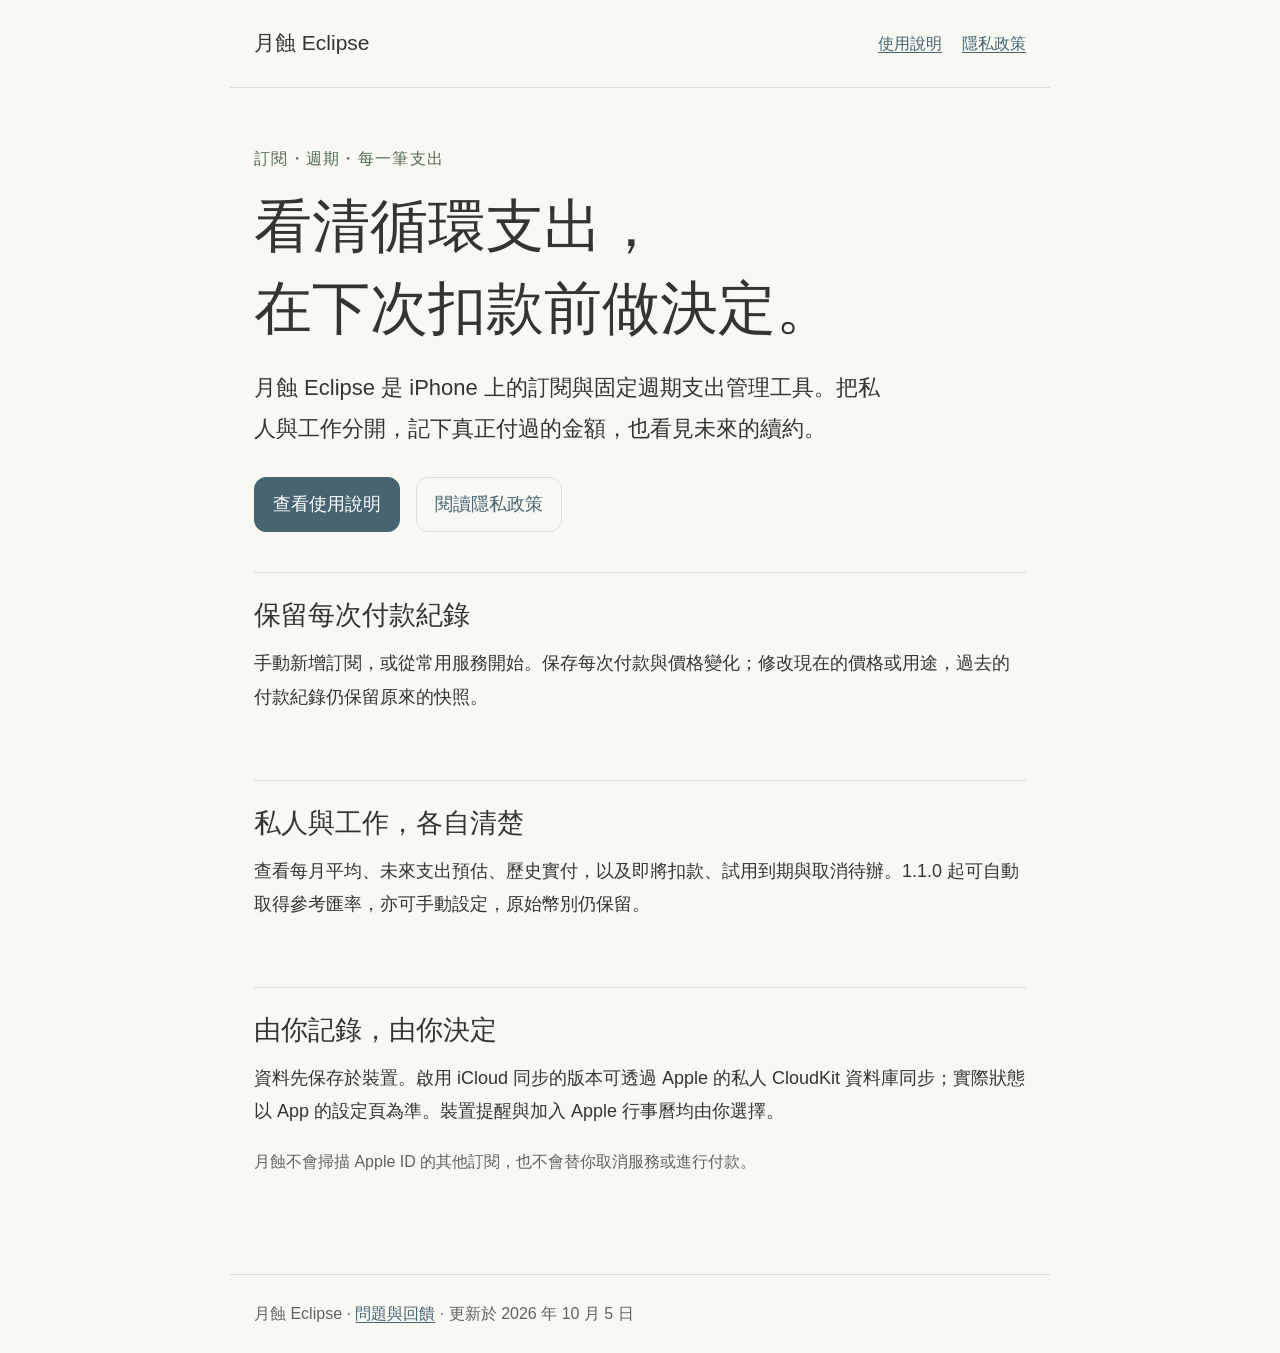
<file: index.html>
<!doctype html>
<html lang="zh-Hant">
<head>
  <meta charset="utf-8">
  <meta name="viewport" content="width=device-width, initial-scale=1">
  <meta name="description" content="月蝕 Eclipse：整理訂閱、固定週期支出、歷史付款與價格變化。官方使用說明與隱私政策。">
  <title>月蝕 Eclipse｜訂閱與固定支出</title>
  <style>
    :root{color-scheme:light;--paper:#f9f9f4;--ink:#333630;--muted:#606459;--rule:#dce0d4;--red:#466571;--green:#526b50}
    *{box-sizing:border-box}body{margin:0;background:var(--paper);color:var(--ink);font-family:-apple-system,BlinkMacSystemFont,"PingFang TC",sans-serif;font-size:18px;line-height:1.85}a{color:var(--red);text-underline-offset:.2em}a:focus-visible{outline:3px solid var(--green);outline-offset:5px}header,main,footer{max-width:820px;margin:auto;padding:24px}header{display:flex;flex-wrap:wrap;justify-content:space-between;align-items:center;gap:12px;border-bottom:1px solid var(--rule)}.brand{font-size:21px;text-decoration:none;color:var(--ink)}nav{display:flex;gap:20px;font-size:16px}main{padding-top:56px;padding-bottom:56px}.eyebrow{color:var(--green);letter-spacing:.08em;font-size:16px}h1,h2{font-weight:400;line-height:1.4}h1{font-size:clamp(38px,7vw,58px);margin:12px 0 20px}h2{font-size:27px;margin:0 0 12px}p{margin:0 0 18px}.lead{font-size:22px;max-width:630px}.sections{margin-top:40px;display:grid;gap:24px}.note{padding:24px 0;border-top:1px solid var(--rule)}.links{display:flex;flex-wrap:wrap;gap:16px;margin-top:28px}.link{border:1px solid var(--rule);border-radius:12px;padding:10px 18px;text-decoration:none;min-height:44px}.link:first-child{background:var(--red);color:white;border-color:var(--red)}.muted,footer{color:var(--muted);font-size:16px}footer{border-top:1px solid var(--rule)}@media(max-width:500px){header,main,footer{padding-left:20px;padding-right:20px}main{padding-top:36px}.lead{font-size:20px}}
  </style>
</head>
<body>
  <header>
    <a class="brand" href="./">月蝕 Eclipse</a>
    <nav aria-label="網站導覽"><a href="support.html">使用說明</a><a href="privacy.html">隱私政策</a></nav>
  </header>
  <main>
    <div class="eyebrow">訂閱・週期・每一筆支出</div>
    <h1>看清循環支出，<br>在下次扣款前做決定。</h1>
    <p class="lead">月蝕 Eclipse 是 iPhone 上的訂閱與固定週期支出管理工具。把私人與工作分開，記下真正付過的金額，也看見未來的續約。</p>
    <div class="links"><a class="link" href="support.html">查看使用說明</a><a class="link" href="privacy.html">閱讀隱私政策</a></div>
    <div class="sections">
      <section class="note"><h2>保留每次付款紀錄</h2><p>手動新增訂閱，或從常用服務開始。保存每次付款與價格變化；修改現在的價格或用途，過去的付款紀錄仍保留原來的快照。</p></section>
      <section class="note"><h2>私人與工作，各自清楚</h2><p>查看每月平均、未來支出預估、歷史實付，以及即將扣款、試用到期與取消待辦。1.1.0 起可自動取得參考匯率，亦可手動設定，原始幣別仍保留。</p></section>
      <section class="note"><h2>由你記錄，由你決定</h2><p>資料先保存於裝置。啟用 iCloud 同步的版本可透過 Apple 的私人 CloudKit 資料庫同步；實際狀態以 App 的設定頁為準。裝置提醒與加入 Apple 行事曆均由你選擇。</p><p class="muted">月蝕不會掃描 Apple ID 的其他訂閱，也不會替你取消服務或進行付款。</p></section>
    </div>
  </main>
  <footer>月蝕 Eclipse · <a href="https://github.com/janmice/eclipse-app-support/issues">問題與回饋</a> · 更新於 2026 年 10 月 5 日</footer>
</body>
</html>
</file>
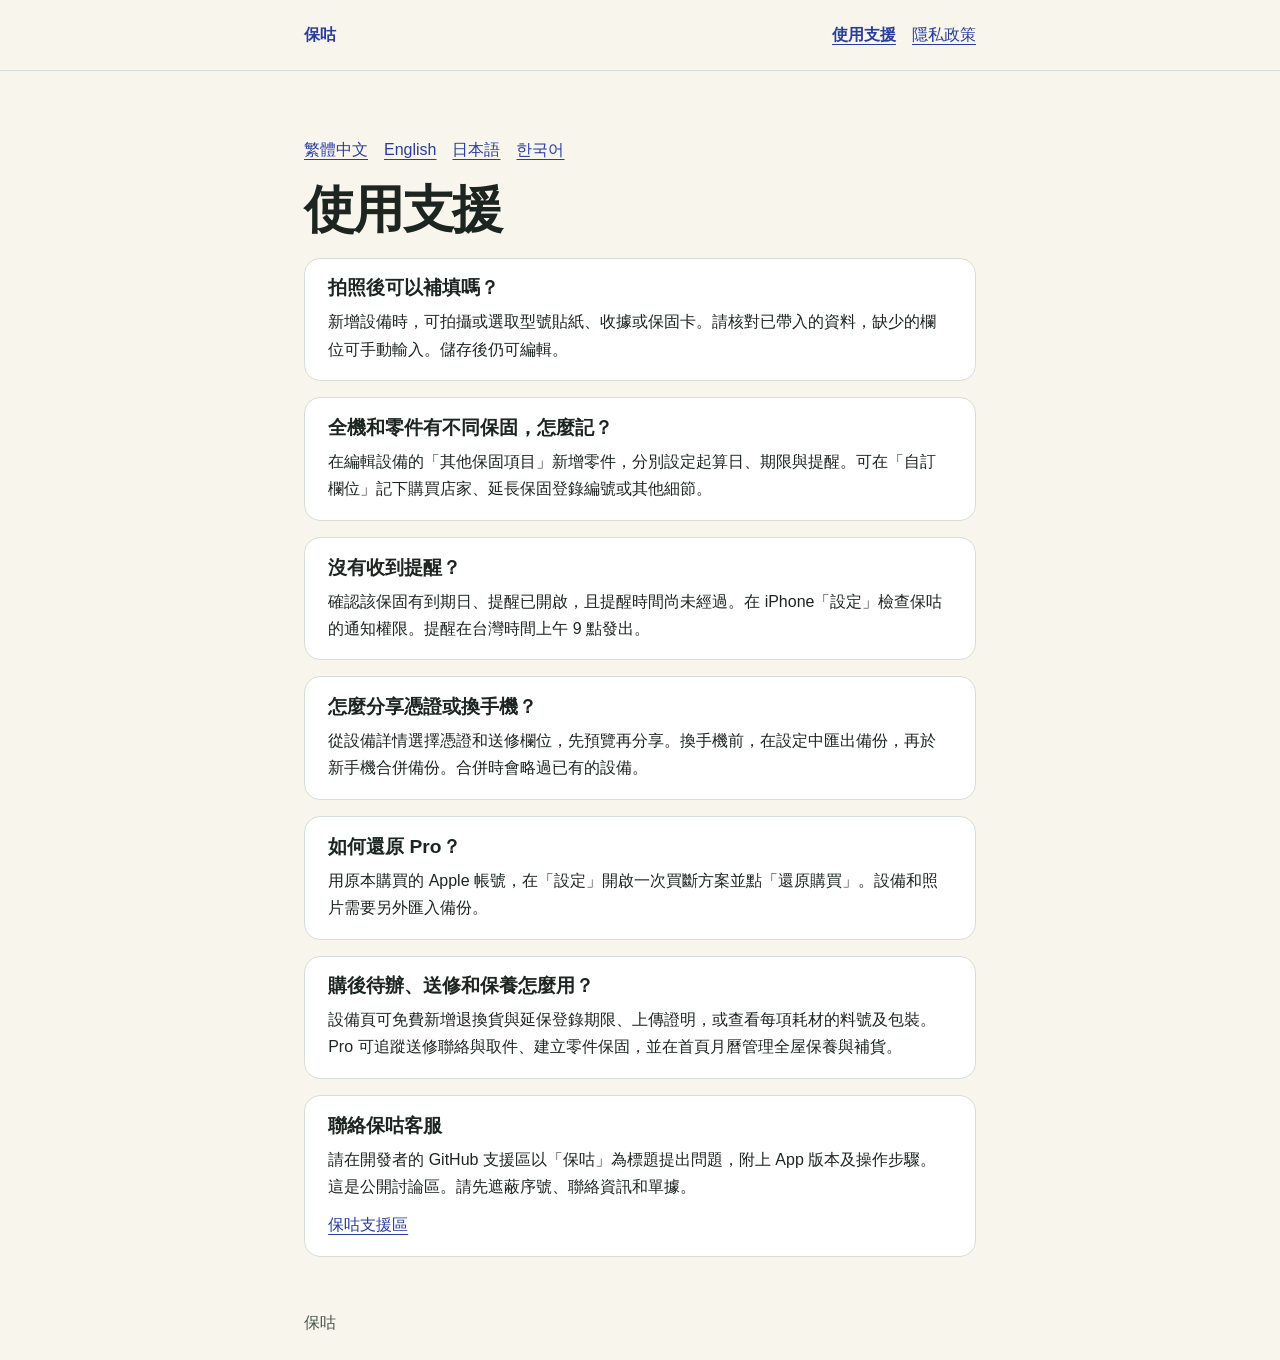
<file: baogu/index.html>
<!doctype html>
<html lang="zh-Hant"><head><meta charset="utf-8"><meta name="viewport" content="width=device-width, initial-scale=1"><title>使用支援 · 保咕</title><link rel="stylesheet" href="style.css"></head>
<body><header><div class="wrap"><a class="brand" href="index.html">保咕</a><nav><a href="index.html" aria-current="page">使用支援</a><a href="privacy.html">隱私政策</a></nav></div></header>
<main class="wrap"><nav class="languages" aria-label="語言"><a href="index.html" hreflang="zh-Hant" lang="zh-Hant" aria-current="true">繁體中文</a><a href="en/index.html" hreflang="en" lang="en">English</a><a href="ja/index.html" hreflang="ja" lang="ja">日本語</a><a href="ko/index.html" hreflang="ko" lang="ko">한국어</a></nav><h1>使用支援</h1><section class="block"><h2>拍照後可以補填嗎？</h2><p>新增設備時，可拍攝或選取型號貼紙、收據或保固卡。請核對已帶入的資料，缺少的欄位可手動輸入。儲存後仍可編輯。</p></section>
<section class="block"><h2>全機和零件有不同保固，怎麼記？</h2><p>在編輯設備的「其他保固項目」新增零件，分別設定起算日、期限與提醒。可在「自訂欄位」記下購買店家、延長保固登錄編號或其他細節。</p></section>
<section class="block"><h2>沒有收到提醒？</h2><p>確認該保固有到期日、提醒已開啟，且提醒時間尚未經過。在 iPhone「設定」檢查保咕的通知權限。提醒在台灣時間上午 9 點發出。</p></section>
<section class="block"><h2>怎麼分享憑證或換手機？</h2><p>從設備詳情選擇憑證和送修欄位，先預覽再分享。換手機前，在設定中匯出備份，再於新手機合併備份。合併時會略過已有的設備。</p></section>
<section class="block"><h2>如何還原 Pro？</h2><p>用原本購買的 Apple 帳號，在「設定」開啟一次買斷方案並點「還原購買」。設備和照片需要另外匯入備份。</p></section>
<section class="block"><h2>購後待辦、送修和保養怎麼用？</h2><p>設備頁可免費新增退換貨與延保登錄期限、上傳證明，或查看每項耗材的料號及包裝。Pro 可追蹤送修聯絡與取件、建立零件保固，並在首頁月曆管理全屋保養與補貨。</p></section>
<section class="block" id="help"><h2>聯絡保咕客服</h2><p>請在開發者的 GitHub 支援區以「保咕」為標題提出問題，附上 App 版本及操作步驟。這是公開討論區。請先遮蔽序號、聯絡資訊和單據。</p><p><a href="https://github.com/janmice/eclipse-app-support/issues/new?title=%5BBaogu%5D%20">保咕支援區</a></p></section>
</main><footer class="wrap">保咕</footer></body></html>
</file>
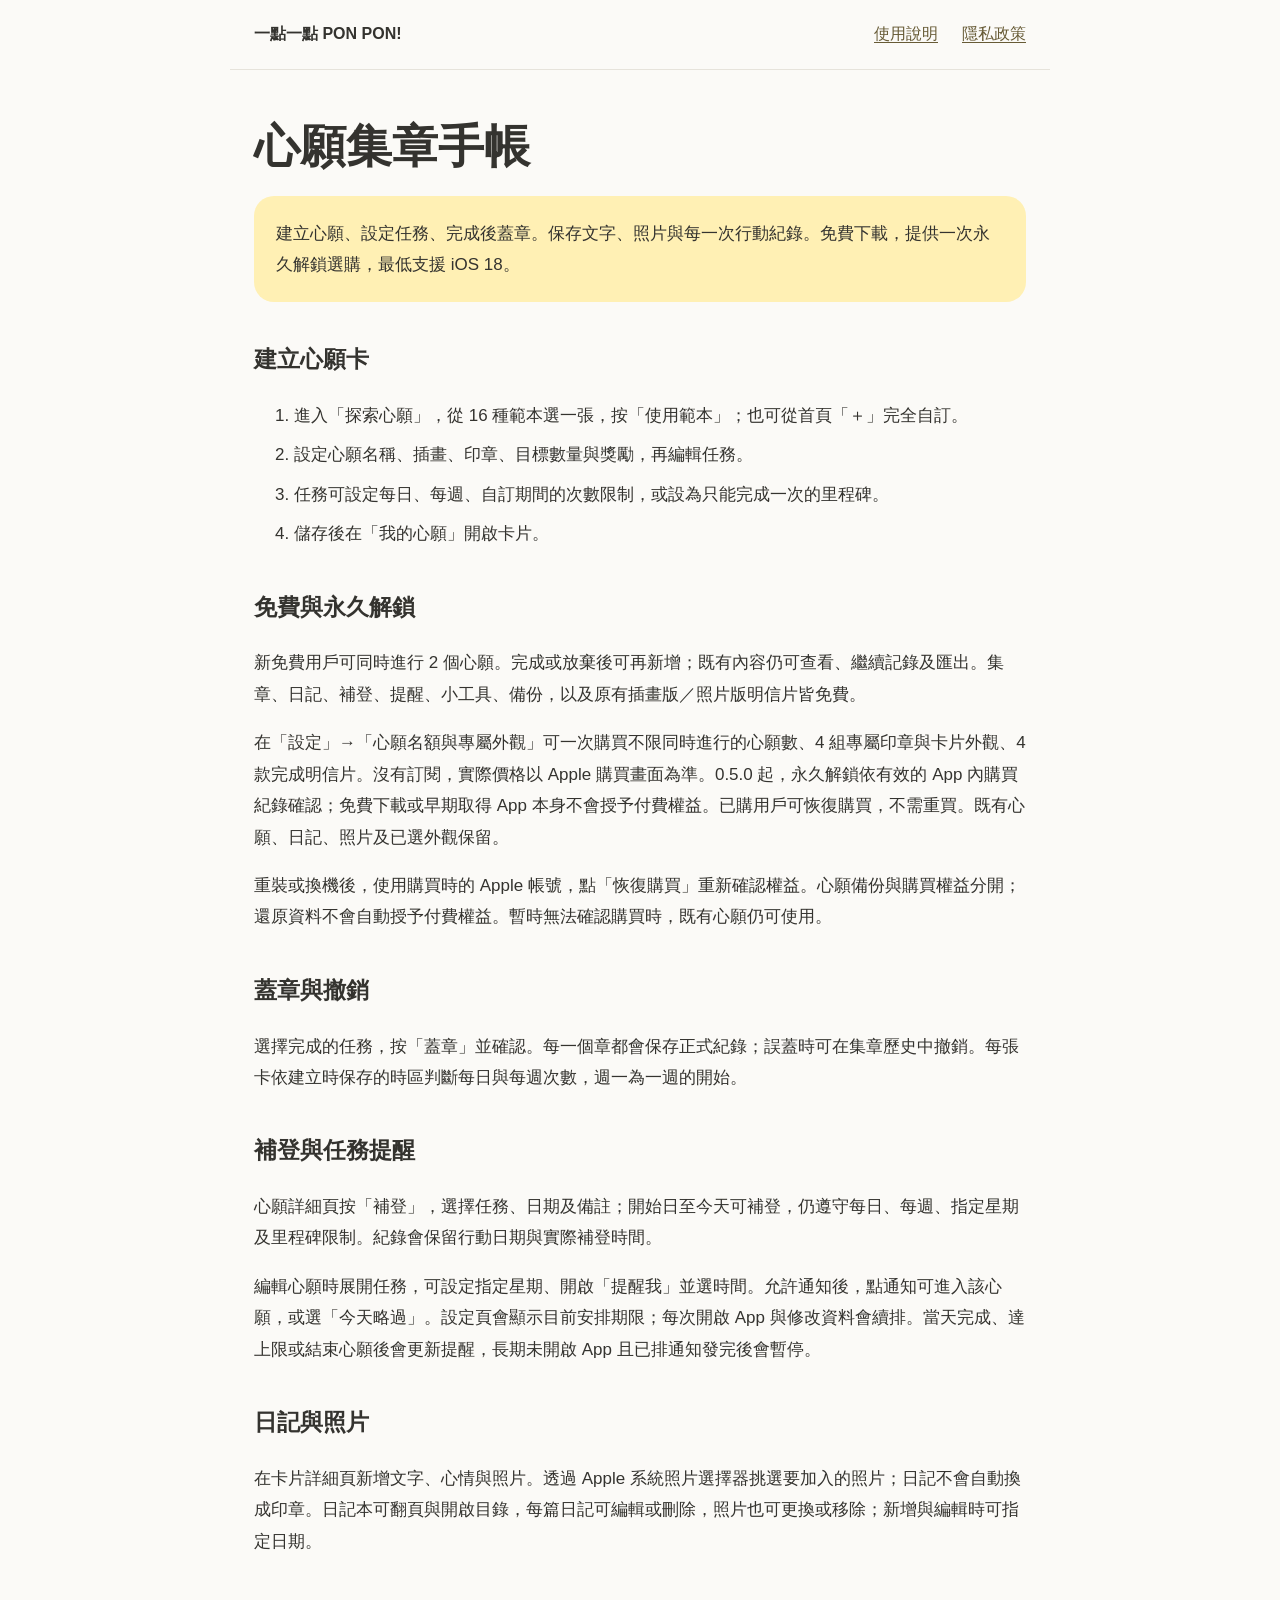
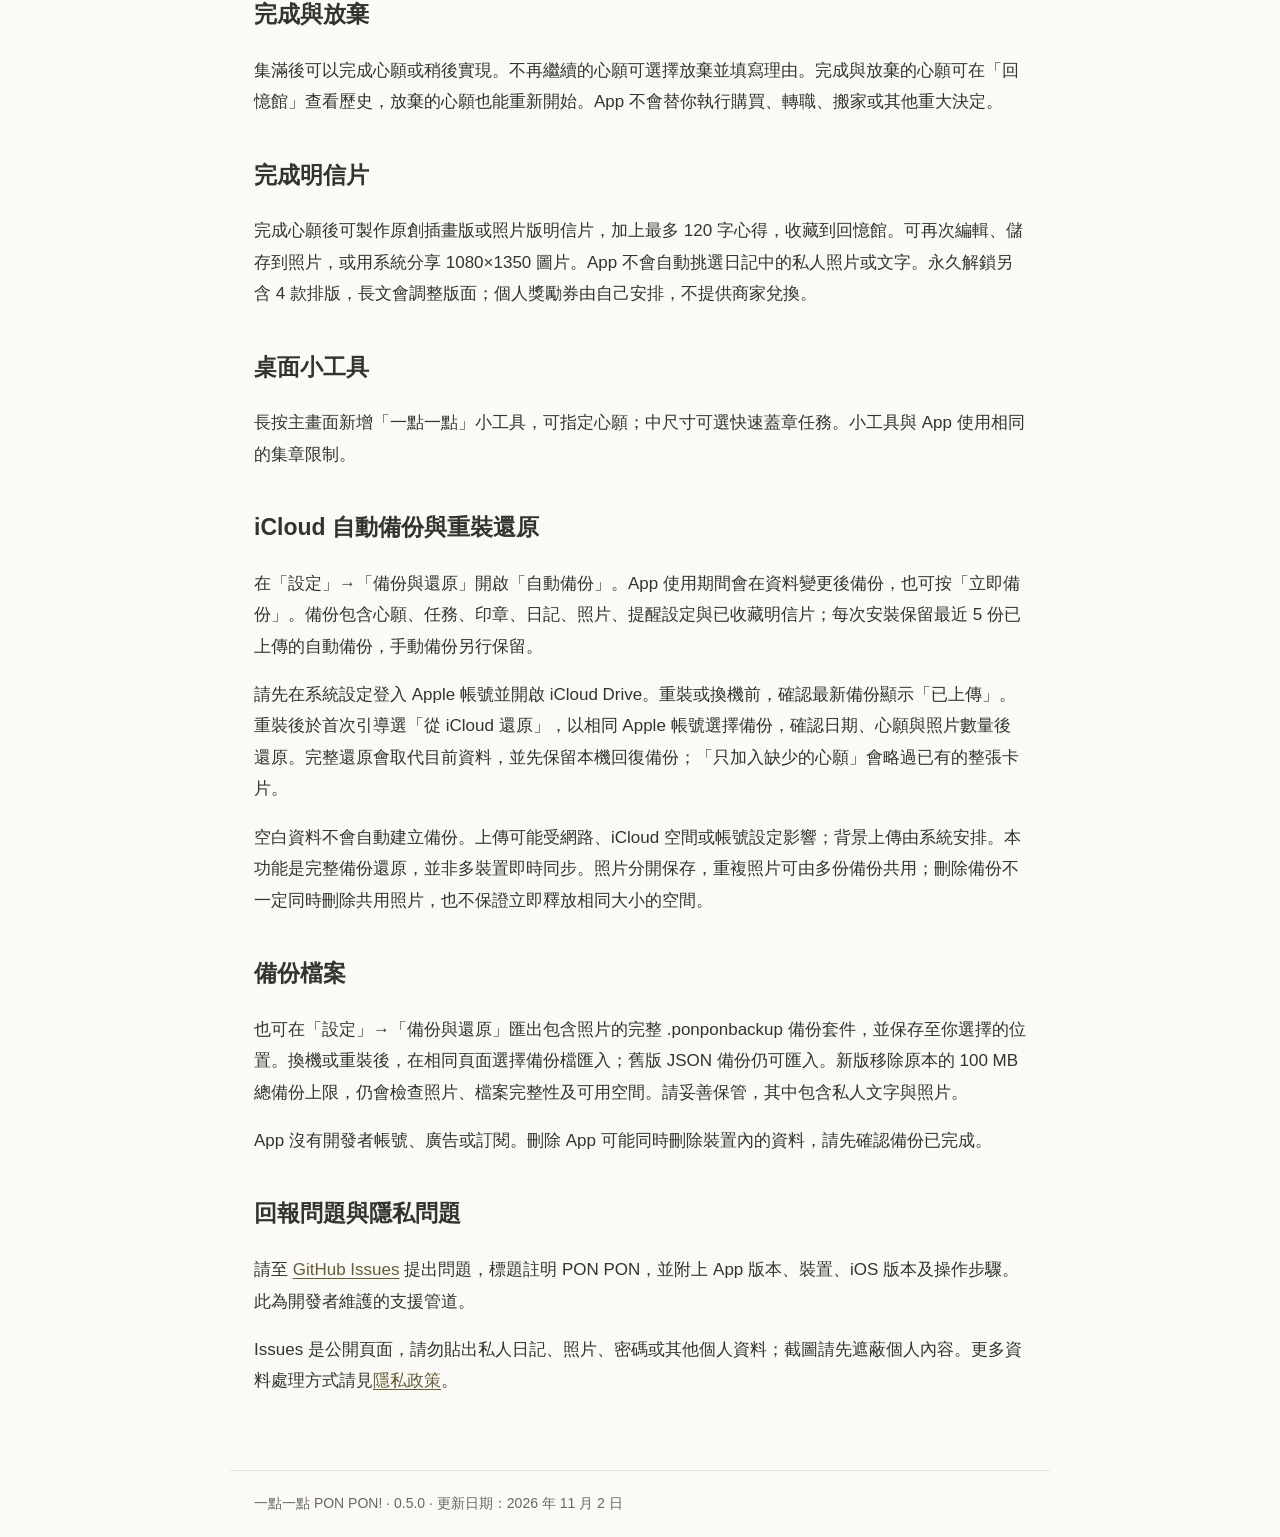
<file: ponpon/index.html>
<!doctype html>
<html lang="zh-Hant"><head><meta charset="utf-8"><meta name="viewport" content="width=device-width,initial-scale=1"><meta name="description" content="一點一點 PON PON! 心願集章手帳使用說明與支援。"><title>使用說明｜一點一點 PON PON!</title><link rel="stylesheet" href="style.css"></head>
<body><header><a class="brand" href="./">一點一點 PON PON!</a><nav aria-label="網站導覽"><a href="./" aria-current="page">使用說明</a><a href="privacy.html">隱私政策</a></nav></header><main>
<h1>心願集章手帳</h1><p class="intro">建立心願、設定任務、完成後蓋章。保存文字、照片與每一次行動紀錄。免費下載，提供一次永久解鎖選購，最低支援 iOS 18。</p>
<h2>建立心願卡</h2><ol><li>進入「探索心願」，從 16 種範本選一張，按「使用範本」；也可從首頁「＋」完全自訂。</li><li>設定心願名稱、插畫、印章、目標數量與獎勵，再編輯任務。</li><li>任務可設定每日、每週、自訂期間的次數限制，或設為只能完成一次的里程碑。</li><li>儲存後在「我的心願」開啟卡片。</li></ol>
<h2>免費與永久解鎖</h2><p>新免費用戶可同時進行 2 個心願。完成或放棄後可再新增；既有內容仍可查看、繼續記錄及匯出。集章、日記、補登、提醒、小工具、備份，以及原有插畫版／照片版明信片皆免費。</p><p>在「設定」→「心願名額與專屬外觀」可一次購買不限同時進行的心願數、4 組專屬印章與卡片外觀、4 款完成明信片。沒有訂閱，實際價格以 Apple 購買畫面為準。0.5.0 起，永久解鎖依有效的 App 內購買紀錄確認；免費下載或早期取得 App 本身不會授予付費權益。已購用戶可恢復購買，不需重買。既有心願、日記、照片及已選外觀保留。</p><p>重裝或換機後，使用購買時的 Apple 帳號，點「恢復購買」重新確認權益。心願備份與購買權益分開；還原資料不會自動授予付費權益。暫時無法確認購買時，既有心願仍可使用。</p><h2>蓋章與撤銷</h2><p>選擇完成的任務，按「蓋章」並確認。每一個章都會保存正式紀錄；誤蓋時可在集章歷史中撤銷。每張卡依建立時保存的時區判斷每日與每週次數，週一為一週的開始。</p>
<h2>補登與任務提醒</h2><p>心願詳細頁按「補登」，選擇任務、日期及備註；開始日至今天可補登，仍遵守每日、每週、指定星期及里程碑限制。紀錄會保留行動日期與實際補登時間。</p><p>編輯心願時展開任務，可設定指定星期、開啟「提醒我」並選時間。允許通知後，點通知可進入該心願，或選「今天略過」。設定頁會顯示目前安排期限；每次開啟 App 與修改資料會續排。當天完成、達上限或結束心願後會更新提醒，長期未開啟 App 且已排通知發完後會暫停。</p>
<h2>日記與照片</h2><p>在卡片詳細頁新增文字、心情與照片。透過 Apple 系統照片選擇器挑選要加入的照片；日記不會自動換成印章。日記本可翻頁與開啟目錄，每篇日記可編輯或刪除，照片也可更換或移除；新增與編輯時可指定日期。</p>
<h2>完成與放棄</h2><p>集滿後可以完成心願或稍後實現。不再繼續的心願可選擇放棄並填寫理由。完成與放棄的心願可在「回憶館」查看歷史，放棄的心願也能重新開始。App 不會替你執行購買、轉職、搬家或其他重大決定。</p>
<h2>完成明信片</h2><p>完成心願後可製作原創插畫版或照片版明信片，加上最多 120 字心得，收藏到回憶館。可再次編輯、儲存到照片，或用系統分享 1080×1350 圖片。App 不會自動挑選日記中的私人照片或文字。永久解鎖另含 4 款排版，長文會調整版面；個人獎勵券由自己安排，不提供商家兌換。</p>
<h2>桌面小工具</h2><p>長按主畫面新增「一點一點」小工具，可指定心願；中尺寸可選快速蓋章任務。小工具與 App 使用相同的集章限制。</p>
<h2>iCloud 自動備份與重裝還原</h2><p>在「設定」→「備份與還原」開啟「自動備份」。App 使用期間會在資料變更後備份，也可按「立即備份」。備份包含心願、任務、印章、日記、照片、提醒設定與已收藏明信片；每次安裝保留最近 5 份已上傳的自動備份，手動備份另行保留。</p><p>請先在系統設定登入 Apple 帳號並開啟 iCloud Drive。重裝或換機前，確認最新備份顯示「已上傳」。重裝後於首次引導選「從 iCloud 還原」，以相同 Apple 帳號選擇備份，確認日期、心願與照片數量後還原。完整還原會取代目前資料，並先保留本機回復備份；「只加入缺少的心願」會略過已有的整張卡片。</p><p>空白資料不會自動建立備份。上傳可能受網路、iCloud 空間或帳號設定影響；背景上傳由系統安排。本功能是完整備份還原，並非多裝置即時同步。照片分開保存，重複照片可由多份備份共用；刪除備份不一定同時刪除共用照片，也不保證立即釋放相同大小的空間。</p>
<h2>備份檔案</h2><p>也可在「設定」→「備份與還原」匯出包含照片的完整 .ponponbackup 備份套件，並保存至你選擇的位置。換機或重裝後，在相同頁面選擇備份檔匯入；舊版 JSON 備份仍可匯入。新版移除原本的 100 MB 總備份上限，仍會檢查照片、檔案完整性及可用空間。請妥善保管，其中包含私人文字與照片。</p><p>App 沒有開發者帳號、廣告或訂閱。刪除 App 可能同時刪除裝置內的資料，請先確認備份已完成。</p>
<h2>回報問題與隱私問題</h2><p>請至 <a href="https://github.com/janmice/eclipse-app-support/issues/new?title=%5BPON%20PON%5D%20">GitHub Issues</a> 提出問題，標題註明 PON PON，並附上 App 版本、裝置、iOS 版本及操作步驟。此為開發者維護的支援管道。</p><p>Issues 是公開頁面，請勿貼出私人日記、照片、密碼或其他個人資料；截圖請先遮蔽個人內容。更多資料處理方式請見<a href="privacy.html">隱私政策</a>。</p>
</main><footer>一點一點 PON PON! · 0.5.0 · 更新日期：2026 年 11 月 2 日</footer></body></html>
</file>
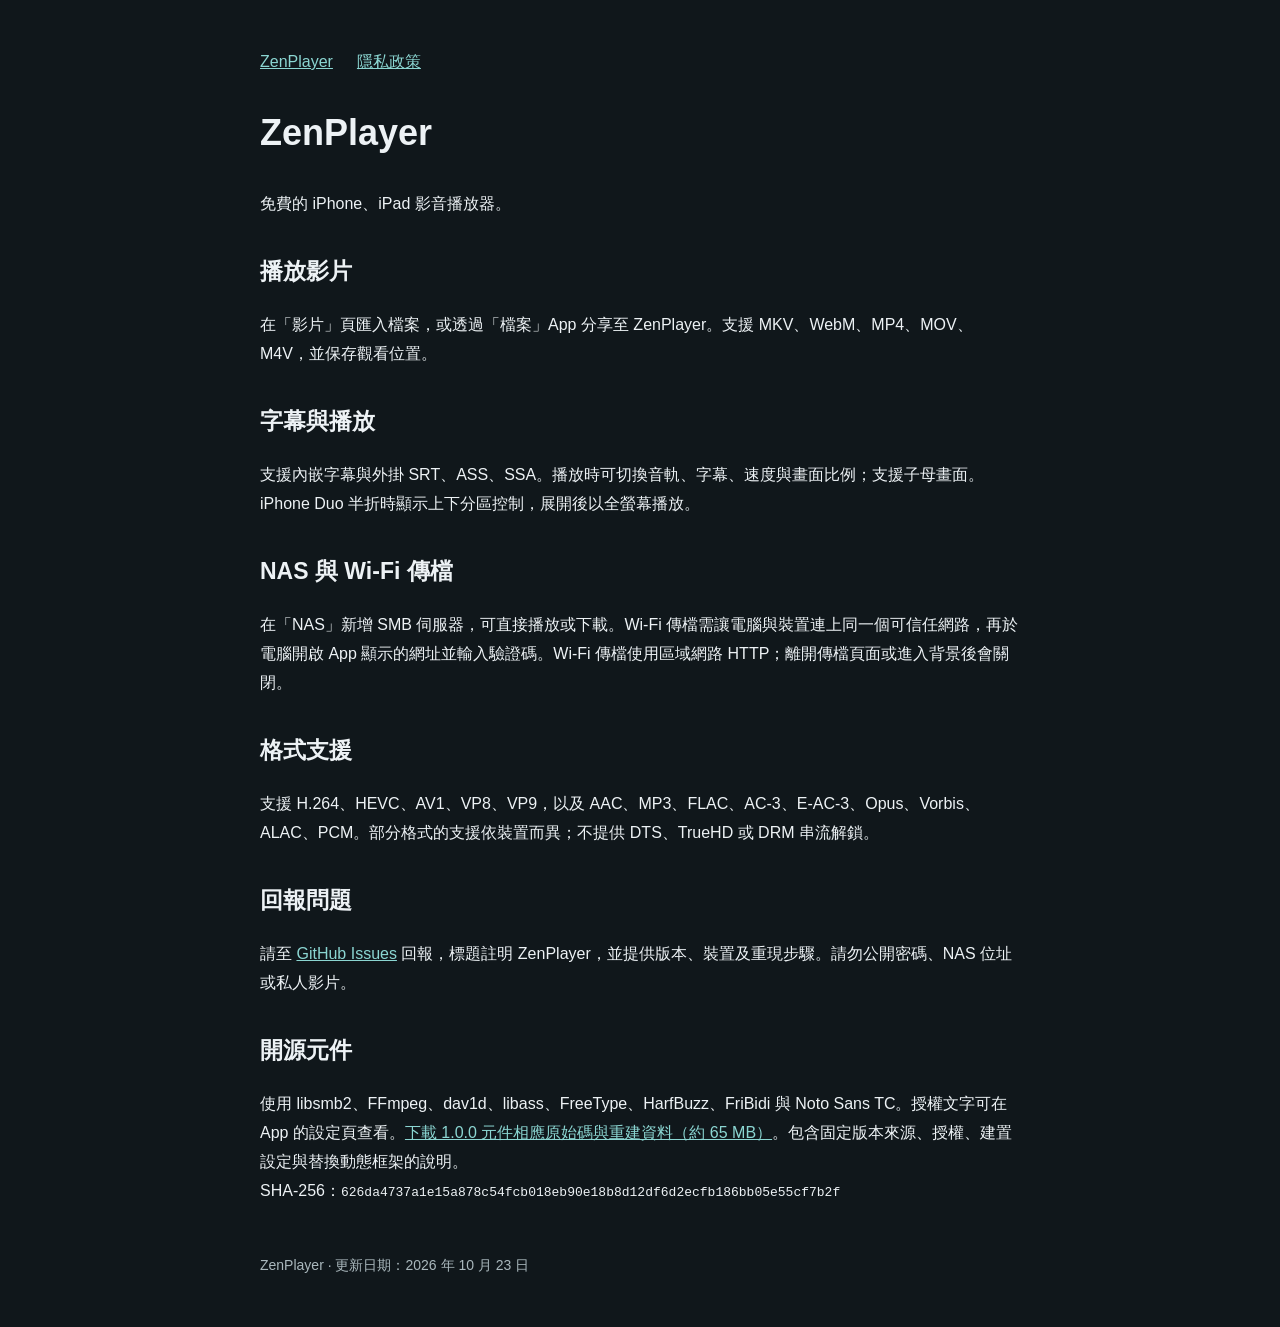
<file: zenplayer/index.html>
<!doctype html><html lang="zh-Hant"><head><meta charset="utf-8"><meta name="viewport" content="width=device-width,initial-scale=1"><title>使用說明｜ZenPlayer</title><style>:root{color-scheme:dark;font-family:-apple-system,BlinkMacSystemFont,'PingFang TC',sans-serif;color:#edf2f5;background:#10171b}body{max-width:760px;margin:0 auto;padding:48px 24px;line-height:1.8}h1{font-size:36px}h2{font-size:23px;margin-top:32px}a{color:#8bd6d2}nav{display:flex;gap:24px}footer{margin-top:48px;color:#aab8bd;font-size:14px}li{margin:8px 0}</style></head><body><nav><a href="./">ZenPlayer</a><a href="privacy.html">隱私政策</a></nav><main><h1>ZenPlayer</h1><p>免費的 iPhone、iPad 影音播放器。</p><h2>播放影片</h2><p>在「影片」頁匯入檔案，或透過「檔案」App 分享至 ZenPlayer。支援 MKV、WebM、MP4、MOV、M4V，並保存觀看位置。</p><h2>字幕與播放</h2><p>支援內嵌字幕與外掛 SRT、ASS、SSA。播放時可切換音軌、字幕、速度與畫面比例；支援子母畫面。iPhone Duo 半折時顯示上下分區控制，展開後以全螢幕播放。</p><h2>NAS 與 Wi-Fi 傳檔</h2><p>在「NAS」新增 SMB 伺服器，可直接播放或下載。Wi-Fi 傳檔需讓電腦與裝置連上同一個可信任網路，再於電腦開啟 App 顯示的網址並輸入驗證碼。Wi-Fi 傳檔使用區域網路 HTTP；離開傳檔頁面或進入背景後會關閉。</p><h2>格式支援</h2><p>支援 H.264、HEVC、AV1、VP8、VP9，以及 AAC、MP3、FLAC、AC-3、E-AC-3、Opus、Vorbis、ALAC、PCM。部分格式的支援依裝置而異；不提供 DTS、TrueHD 或 DRM 串流解鎖。</p><h2>回報問題</h2><p>請至 <a href="https://github.com/janmice/eclipse-app-support/issues/new?title=%5BZenPlayer%5D%20">GitHub Issues</a> 回報，標題註明 ZenPlayer，並提供版本、裝置及重現步驟。請勿公開密碼、NAS 位址或私人影片。</p><h2 id="opensource">開源元件</h2><p>使用 libsmb2、FFmpeg、dav1d、libass、FreeType、HarfBuzz、FriBidi 與 Noto Sans TC。授權文字可在 App 的設定頁查看。<a href="https://github.com/janmice/eclipse-app-support/releases/download/zenplayer-libraries-1.0.0/ZenPlayer-1.0.0-LibrarySources.zip">下載 1.0.0 元件相應原始碼與重建資料（約 65 MB）</a>。包含固定版本來源、授權、建置設定與替換動態框架的說明。<br>SHA-256：<code style="overflow-wrap:anywhere">626da4737a1e15a878c54fcb018eb90e18b8d12df6d2ecfb186bb05e55cf7b2f</code></p></main><footer>ZenPlayer · 更新日期：2026 年 10 月 23 日</footer></body></html>
</file>
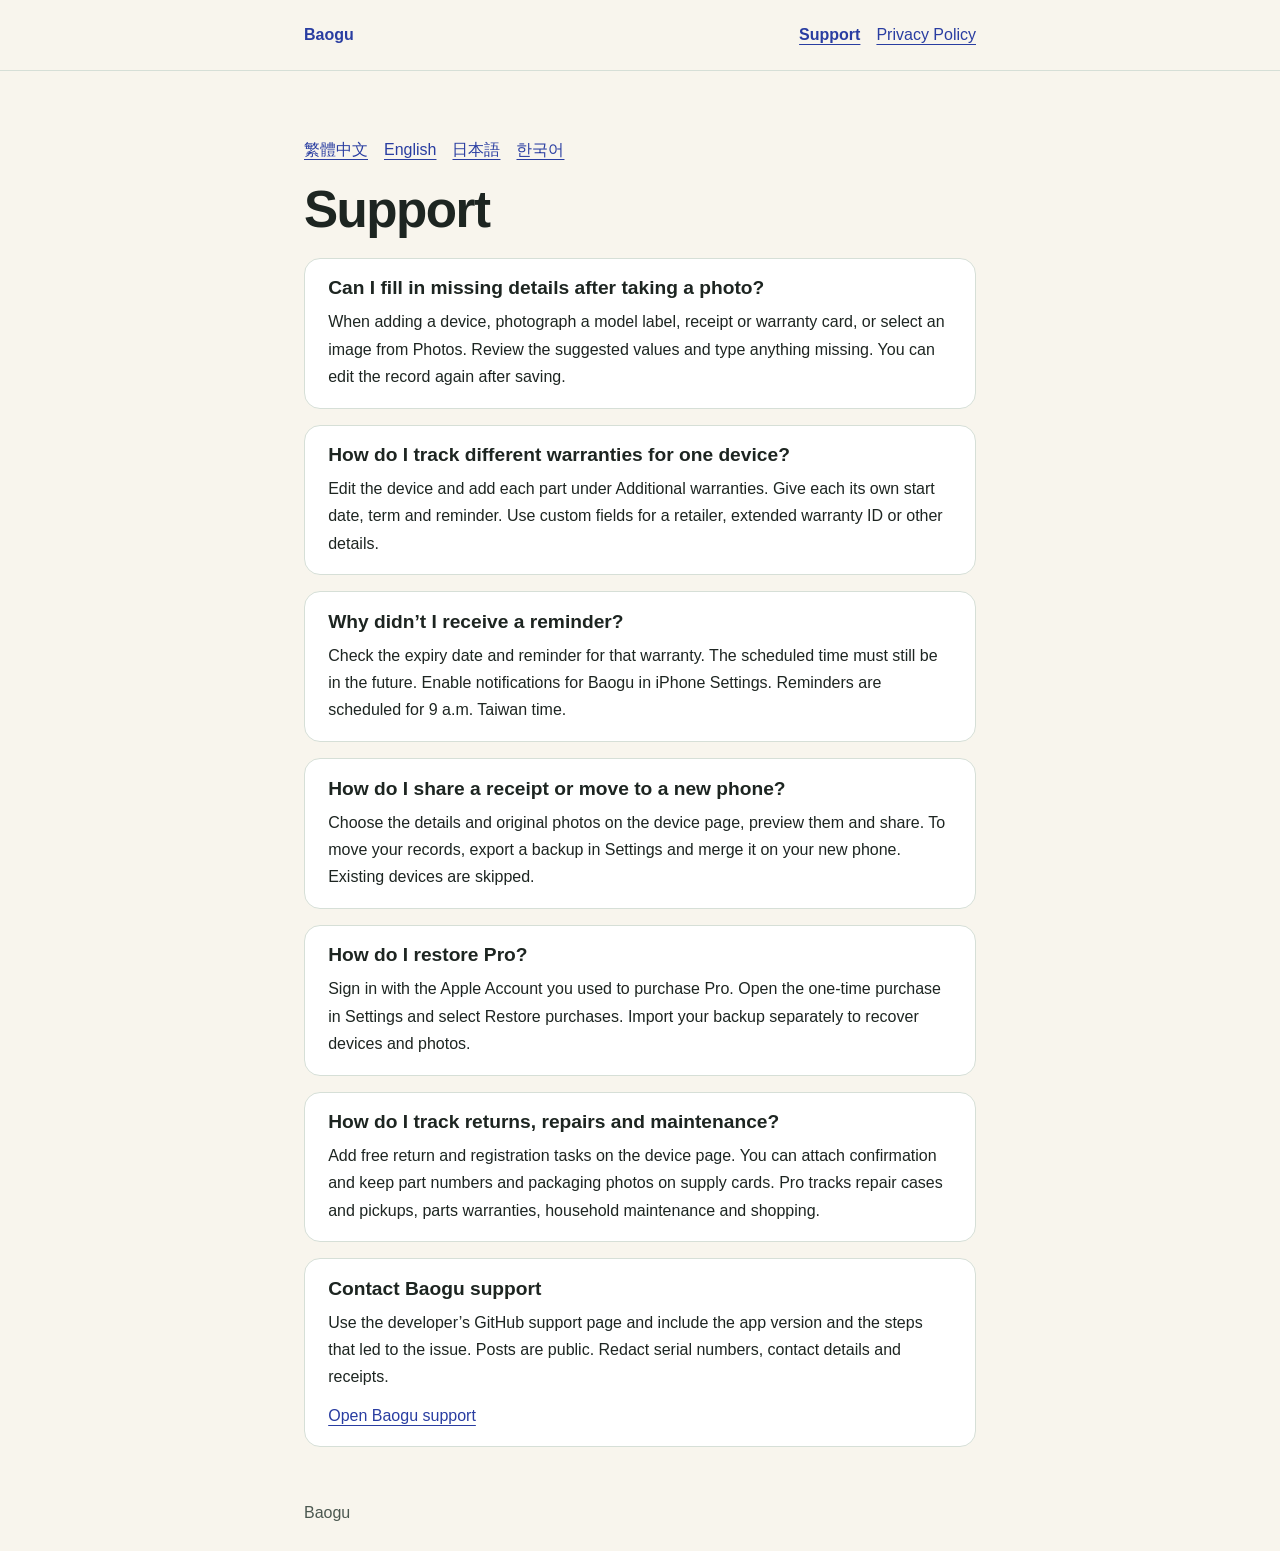
<file: baogu/en/index.html>
<!doctype html>
<html lang="en"><head><meta charset="utf-8"><meta name="viewport" content="width=device-width, initial-scale=1"><title>Support · Baogu</title><link rel="stylesheet" href="../style.css"></head>
<body><header><div class="wrap"><a class="brand" href="index.html">Baogu</a><nav><a href="index.html" aria-current="page">Support</a><a href="privacy.html">Privacy Policy</a></nav></div></header>
<main class="wrap"><nav class="languages" aria-label="Language"><a href="../index.html" hreflang="zh-Hant" lang="zh-Hant">繁體中文</a><a href="../en/index.html" hreflang="en" lang="en" aria-current="true">English</a><a href="../ja/index.html" hreflang="ja" lang="ja">日本語</a><a href="../ko/index.html" hreflang="ko" lang="ko">한국어</a></nav><h1>Support</h1><section class="block"><h2>Can I fill in missing details after taking a photo?</h2><p>When adding a device, photograph a model label, receipt or warranty card, or select an image from Photos. Review the suggested values and type anything missing. You can edit the record again after saving.</p></section>
<section class="block"><h2>How do I track different warranties for one device?</h2><p>Edit the device and add each part under Additional warranties. Give each its own start date, term and reminder. Use custom fields for a retailer, extended warranty ID or other details.</p></section>
<section class="block"><h2>Why didn’t I receive a reminder?</h2><p>Check the expiry date and reminder for that warranty. The scheduled time must still be in the future. Enable notifications for Baogu in iPhone Settings. Reminders are scheduled for 9 a.m. Taiwan time.</p></section>
<section class="block"><h2>How do I share a receipt or move to a new phone?</h2><p>Choose the details and original photos on the device page, preview them and share. To move your records, export a backup in Settings and merge it on your new phone. Existing devices are skipped.</p></section>
<section class="block"><h2>How do I restore Pro?</h2><p>Sign in with the Apple Account you used to purchase Pro. Open the one-time purchase in Settings and select Restore purchases. Import your backup separately to recover devices and photos.</p></section>
<section class="block"><h2>How do I track returns, repairs and maintenance?</h2><p>Add free return and registration tasks on the device page. You can attach confirmation and keep part numbers and packaging photos on supply cards. Pro tracks repair cases and pickups, parts warranties, household maintenance and shopping.</p></section>
<section class="block" id="help"><h2>Contact Baogu support</h2><p>Use the developer’s GitHub support page and include the app version and the steps that led to the issue. Posts are public. Redact serial numbers, contact details and receipts.</p><p><a href="https://github.com/janmice/eclipse-app-support/issues/new?title=%5BBaogu%5D%20">Open Baogu support</a></p></section>
</main><footer class="wrap">Baogu</footer></body></html>
</file>
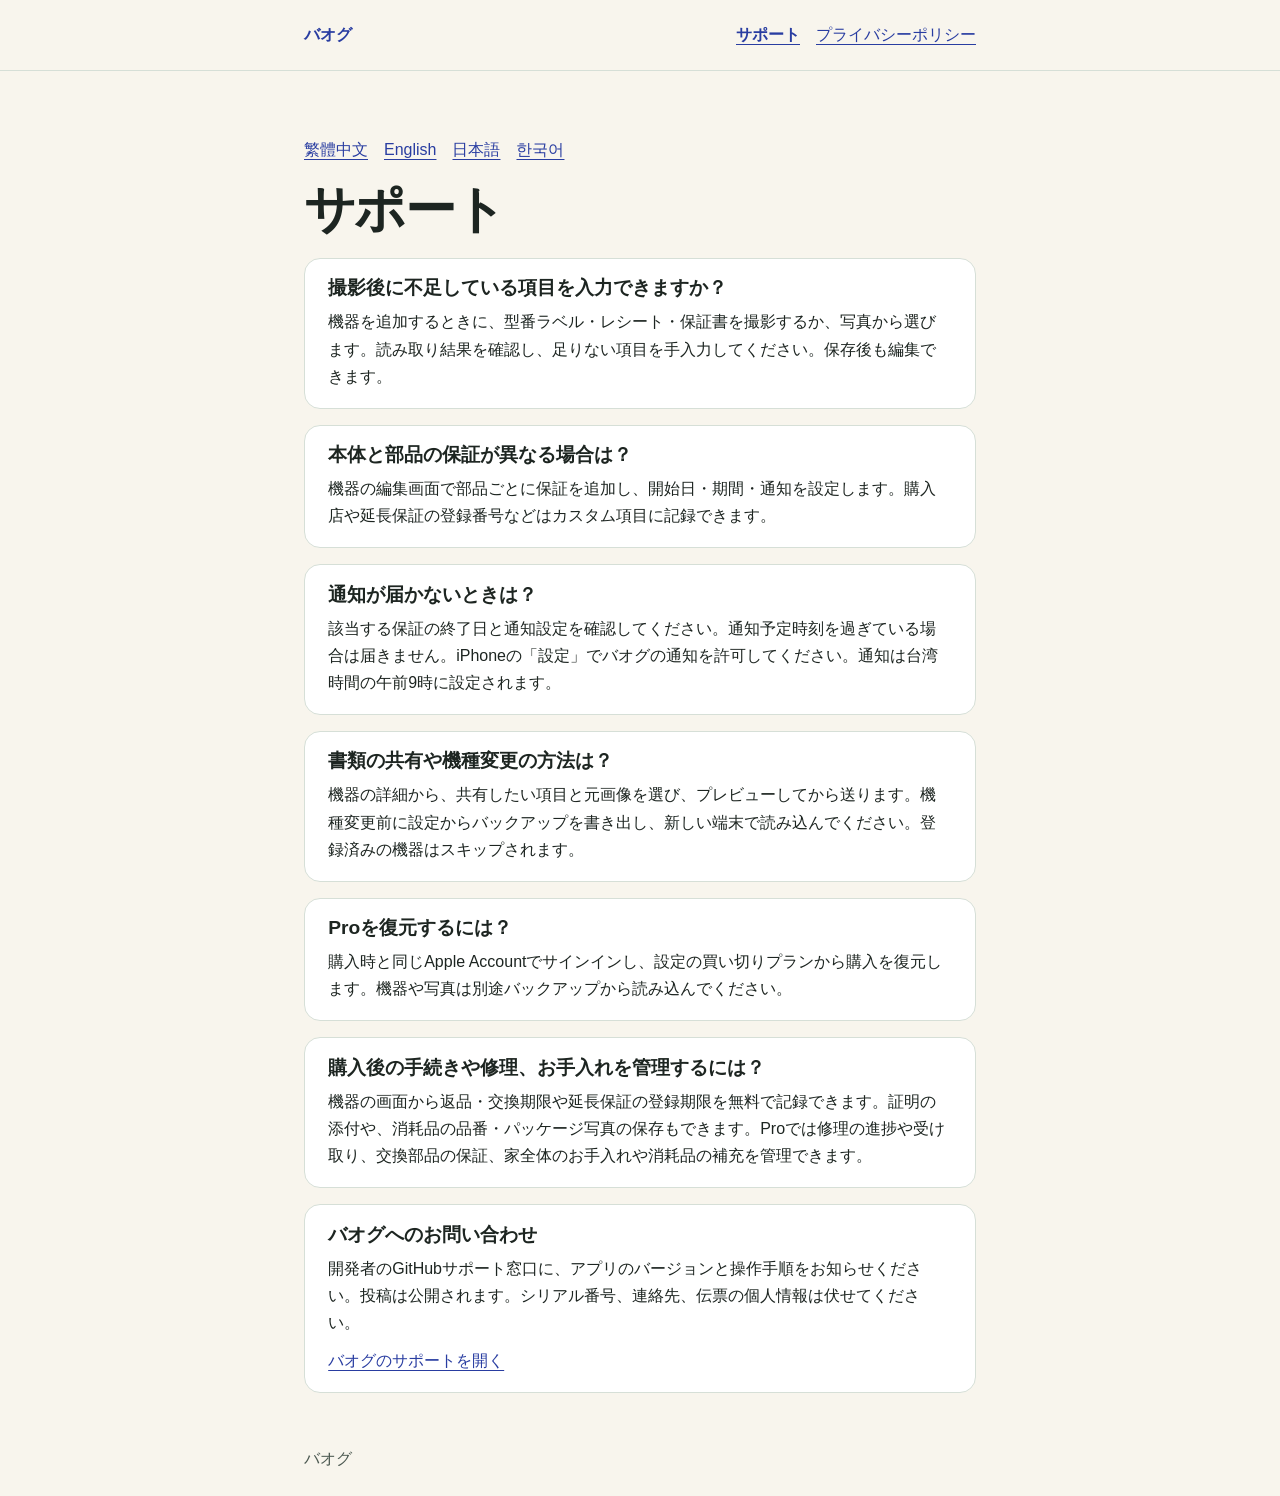
<file: baogu/ja/index.html>
<!doctype html>
<html lang="ja"><head><meta charset="utf-8"><meta name="viewport" content="width=device-width, initial-scale=1"><title>サポート · バオグ</title><link rel="stylesheet" href="../style.css"></head>
<body><header><div class="wrap"><a class="brand" href="index.html">バオグ</a><nav><a href="index.html" aria-current="page">サポート</a><a href="privacy.html">プライバシーポリシー</a></nav></div></header>
<main class="wrap"><nav class="languages" aria-label="言語"><a href="../index.html" hreflang="zh-Hant" lang="zh-Hant">繁體中文</a><a href="../en/index.html" hreflang="en" lang="en">English</a><a href="../ja/index.html" hreflang="ja" lang="ja" aria-current="true">日本語</a><a href="../ko/index.html" hreflang="ko" lang="ko">한국어</a></nav><h1>サポート</h1><section class="block"><h2>撮影後に不足している項目を入力できますか？</h2><p>機器を追加するときに、型番ラベル・レシート・保証書を撮影するか、写真から選びます。読み取り結果を確認し、足りない項目を手入力してください。保存後も編集できます。</p></section>
<section class="block"><h2>本体と部品の保証が異なる場合は？</h2><p>機器の編集画面で部品ごとに保証を追加し、開始日・期間・通知を設定します。購入店や延長保証の登録番号などはカスタム項目に記録できます。</p></section>
<section class="block"><h2>通知が届かないときは？</h2><p>該当する保証の終了日と通知設定を確認してください。通知予定時刻を過ぎている場合は届きません。iPhoneの「設定」でバオグの通知を許可してください。通知は台湾時間の午前9時に設定されます。</p></section>
<section class="block"><h2>書類の共有や機種変更の方法は？</h2><p>機器の詳細から、共有したい項目と元画像を選び、プレビューしてから送ります。機種変更前に設定からバックアップを書き出し、新しい端末で読み込んでください。登録済みの機器はスキップされます。</p></section>
<section class="block"><h2>Proを復元するには？</h2><p>購入時と同じApple Accountでサインインし、設定の買い切りプランから購入を復元します。機器や写真は別途バックアップから読み込んでください。</p></section>
<section class="block"><h2>購入後の手続きや修理、お手入れを管理するには？</h2><p>機器の画面から返品・交換期限や延長保証の登録期限を無料で記録できます。証明の添付や、消耗品の品番・パッケージ写真の保存もできます。Proでは修理の進捗や受け取り、交換部品の保証、家全体のお手入れや消耗品の補充を管理できます。</p></section>
<section class="block" id="help"><h2>バオグへのお問い合わせ</h2><p>開発者のGitHubサポート窓口に、アプリのバージョンと操作手順をお知らせください。投稿は公開されます。シリアル番号、連絡先、伝票の個人情報は伏せてください。</p><p><a href="https://github.com/janmice/eclipse-app-support/issues/new?title=%5BBaogu%5D%20">バオグのサポートを開く</a></p></section>
</main><footer class="wrap">バオグ</footer></body></html>
</file>
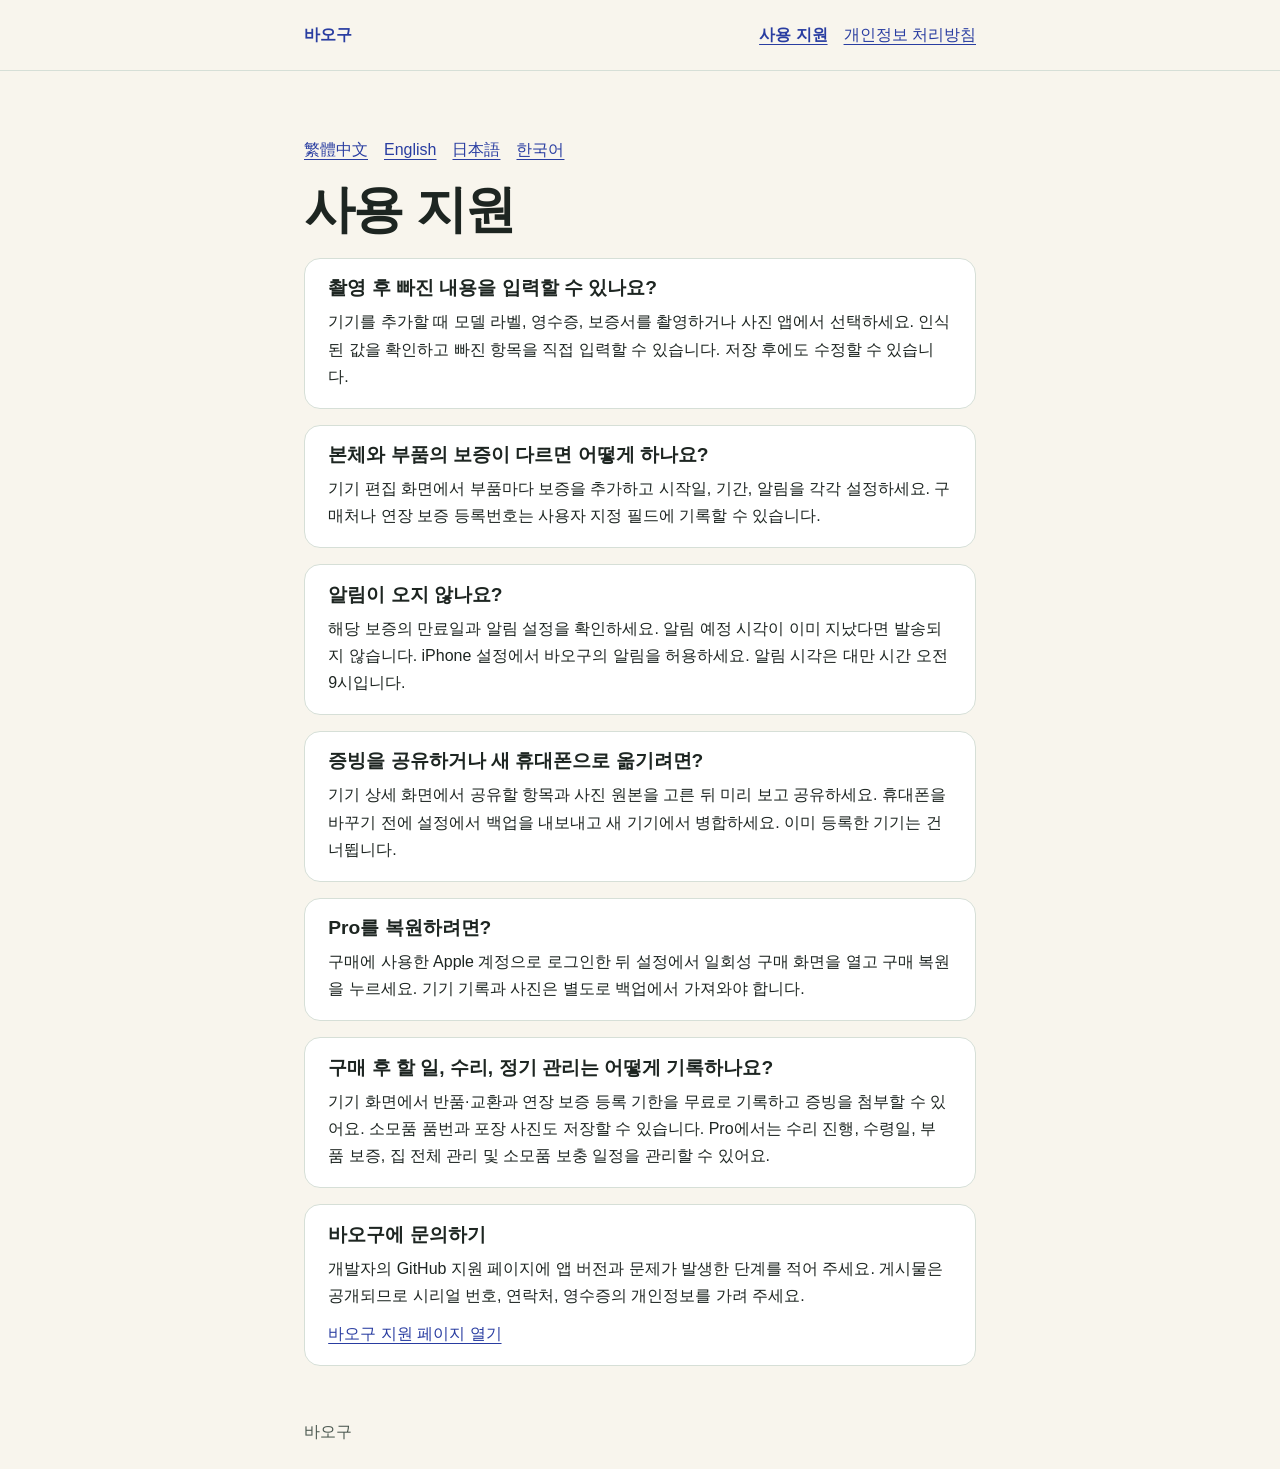
<file: baogu/ko/index.html>
<!doctype html>
<html lang="ko"><head><meta charset="utf-8"><meta name="viewport" content="width=device-width, initial-scale=1"><title>사용 지원 · 바오구</title><link rel="stylesheet" href="../style.css"></head>
<body><header><div class="wrap"><a class="brand" href="index.html">바오구</a><nav><a href="index.html" aria-current="page">사용 지원</a><a href="privacy.html">개인정보 처리방침</a></nav></div></header>
<main class="wrap"><nav class="languages" aria-label="언어"><a href="../index.html" hreflang="zh-Hant" lang="zh-Hant">繁體中文</a><a href="../en/index.html" hreflang="en" lang="en">English</a><a href="../ja/index.html" hreflang="ja" lang="ja">日本語</a><a href="../ko/index.html" hreflang="ko" lang="ko" aria-current="true">한국어</a></nav><h1>사용 지원</h1><section class="block"><h2>촬영 후 빠진 내용을 입력할 수 있나요?</h2><p>기기를 추가할 때 모델 라벨, 영수증, 보증서를 촬영하거나 사진 앱에서 선택하세요. 인식된 값을 확인하고 빠진 항목을 직접 입력할 수 있습니다. 저장 후에도 수정할 수 있습니다.</p></section>
<section class="block"><h2>본체와 부품의 보증이 다르면 어떻게 하나요?</h2><p>기기 편집 화면에서 부품마다 보증을 추가하고 시작일, 기간, 알림을 각각 설정하세요. 구매처나 연장 보증 등록번호는 사용자 지정 필드에 기록할 수 있습니다.</p></section>
<section class="block"><h2>알림이 오지 않나요?</h2><p>해당 보증의 만료일과 알림 설정을 확인하세요. 알림 예정 시각이 이미 지났다면 발송되지 않습니다. iPhone 설정에서 바오구의 알림을 허용하세요. 알림 시각은 대만 시간 오전 9시입니다.</p></section>
<section class="block"><h2>증빙을 공유하거나 새 휴대폰으로 옮기려면?</h2><p>기기 상세 화면에서 공유할 항목과 사진 원본을 고른 뒤 미리 보고 공유하세요. 휴대폰을 바꾸기 전에 설정에서 백업을 내보내고 새 기기에서 병합하세요. 이미 등록한 기기는 건너뜁니다.</p></section>
<section class="block"><h2>Pro를 복원하려면?</h2><p>구매에 사용한 Apple 계정으로 로그인한 뒤 설정에서 일회성 구매 화면을 열고 구매 복원을 누르세요. 기기 기록과 사진은 별도로 백업에서 가져와야 합니다.</p></section>
<section class="block"><h2>구매 후 할 일, 수리, 정기 관리는 어떻게 기록하나요?</h2><p>기기 화면에서 반품·교환과 연장 보증 등록 기한을 무료로 기록하고 증빙을 첨부할 수 있어요. 소모품 품번과 포장 사진도 저장할 수 있습니다. Pro에서는 수리 진행, 수령일, 부품 보증, 집 전체 관리 및 소모품 보충 일정을 관리할 수 있어요.</p></section>
<section class="block" id="help"><h2>바오구에 문의하기</h2><p>개발자의 GitHub 지원 페이지에 앱 버전과 문제가 발생한 단계를 적어 주세요. 게시물은 공개되므로 시리얼 번호, 연락처, 영수증의 개인정보를 가려 주세요.</p><p><a href="https://github.com/janmice/eclipse-app-support/issues/new?title=%5BBaogu%5D%20">바오구 지원 페이지 열기</a></p></section>
</main><footer class="wrap">바오구</footer></body></html>
</file>
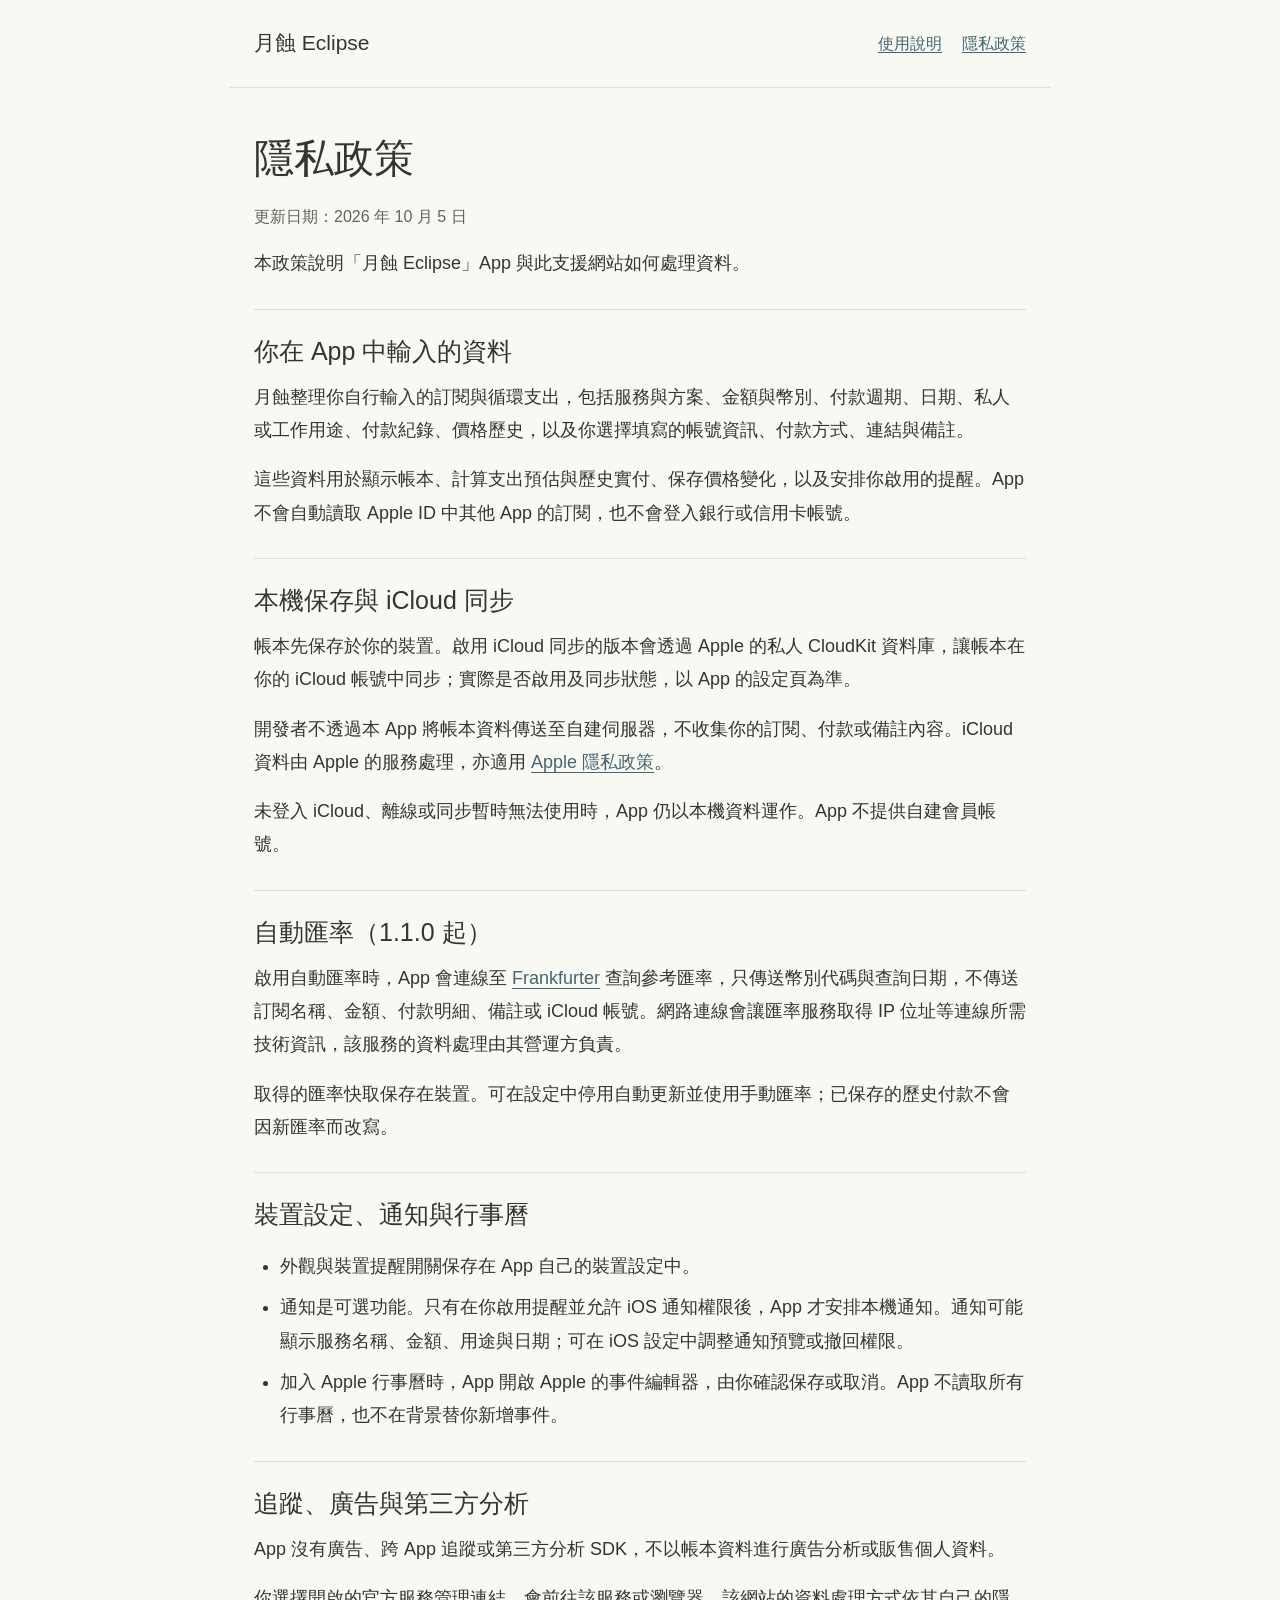
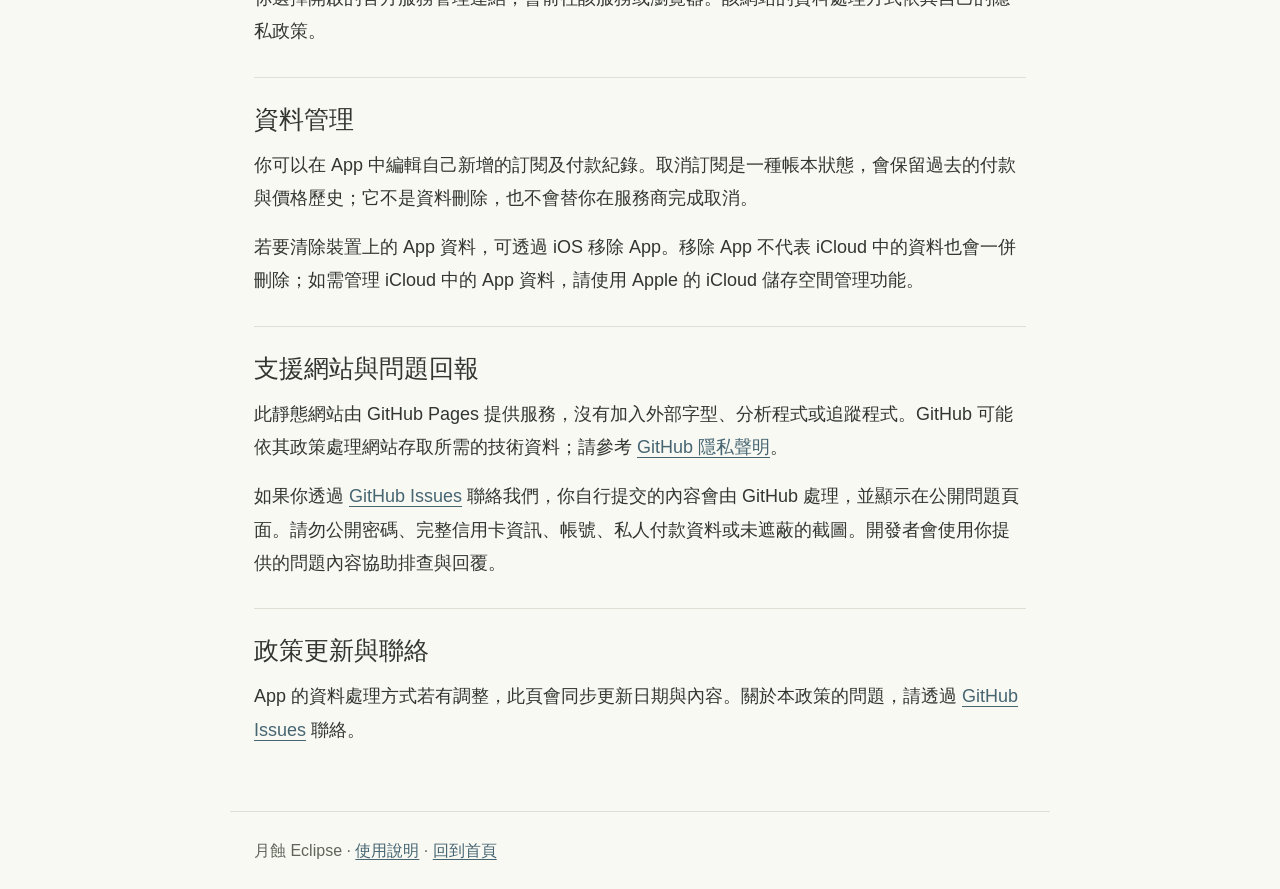
<file: privacy.html>
<!doctype html>
<html lang="zh-Hant">
<head>
  <meta charset="utf-8">
  <meta name="viewport" content="width=device-width, initial-scale=1">
  <meta name="description" content="月蝕 Eclipse 隱私政策：本機帳本、可選 iCloud 同步、通知與行事曆權限，以及支援網站的資料處理方式。">
  <title>隱私政策｜月蝕 Eclipse</title>
  <style>
    :root{color-scheme:light;--paper:#f9f9f4;--ink:#333630;--muted:#606459;--rule:#dce0d4;--red:#466571;--green:#526b50}*{box-sizing:border-box}body{margin:0;background:var(--paper);color:var(--ink);font-family:-apple-system,BlinkMacSystemFont,"PingFang TC",sans-serif;font-size:18px;line-height:1.85}a{color:var(--red);text-underline-offset:.2em}a:focus-visible{outline:3px solid var(--green);outline-offset:5px}header,main,footer{max-width:820px;margin:auto;padding:24px}header{display:flex;flex-wrap:wrap;justify-content:space-between;align-items:center;gap:12px;border-bottom:1px solid var(--rule)}.brand{font-size:21px;text-decoration:none;color:var(--ink)}nav{display:flex;gap:20px;font-size:16px}main{padding-top:42px;padding-bottom:48px}h1,h2{font-weight:400;line-height:1.4}h1{font-size:40px;margin:0 0 16px}h2{font-size:25px;margin:0 0 12px}p{margin:0 0 16px}section{margin-top:28px;padding-top:24px;border-top:1px solid var(--rule)}ul{padding-left:26px}li{margin:8px 0}.muted,footer{color:var(--muted);font-size:16px}footer{border-top:1px solid var(--rule)}@media(max-width:500px){header,main,footer{padding-left:20px;padding-right:20px}h1{font-size:34px}}
  </style>
</head>
<body>
  <header><a class="brand" href="./">月蝕 Eclipse</a><nav aria-label="網站導覽"><a href="support.html">使用說明</a><a href="privacy.html" aria-current="page">隱私政策</a></nav></header>
  <main>
    <h1>隱私政策</h1>
    <p class="muted">更新日期：2026 年 10 月 5 日</p>
    <p>本政策說明「月蝕 Eclipse」App 與此支援網站如何處理資料。</p>
    <section><h2>你在 App 中輸入的資料</h2><p>月蝕整理你自行輸入的訂閱與循環支出，包括服務與方案、金額與幣別、付款週期、日期、私人或工作用途、付款紀錄、價格歷史，以及你選擇填寫的帳號資訊、付款方式、連結與備註。</p><p>這些資料用於顯示帳本、計算支出預估與歷史實付、保存價格變化，以及安排你啟用的提醒。App 不會自動讀取 Apple ID 中其他 App 的訂閱，也不會登入銀行或信用卡帳號。</p></section>
    <section><h2>本機保存與 iCloud 同步</h2><p>帳本先保存於你的裝置。啟用 iCloud 同步的版本會透過 Apple 的私人 CloudKit 資料庫，讓帳本在你的 iCloud 帳號中同步；實際是否啟用及同步狀態，以 App 的設定頁為準。</p><p>開發者不透過本 App 將帳本資料傳送至自建伺服器，不收集你的訂閱、付款或備註內容。iCloud 資料由 Apple 的服務處理，亦適用 <a href="https://www.apple.com/legal/privacy/">Apple 隱私政策</a>。</p><p>未登入 iCloud、離線或同步暫時無法使用時，App 仍以本機資料運作。App 不提供自建會員帳號。</p></section>
    <section><h2>自動匯率（1.1.0 起）</h2><p>啟用自動匯率時，App 會連線至 <a href="https://frankfurter.dev/">Frankfurter</a> 查詢參考匯率，只傳送幣別代碼與查詢日期，不傳送訂閱名稱、金額、付款明細、備註或 iCloud 帳號。網路連線會讓匯率服務取得 IP 位址等連線所需技術資訊，該服務的資料處理由其營運方負責。</p><p>取得的匯率快取保存在裝置。可在設定中停用自動更新並使用手動匯率；已保存的歷史付款不會因新匯率而改寫。</p></section>
    <section><h2>裝置設定、通知與行事曆</h2><ul><li>外觀與裝置提醒開關保存在 App 自己的裝置設定中。</li><li>通知是可選功能。只有在你啟用提醒並允許 iOS 通知權限後，App 才安排本機通知。通知可能顯示服務名稱、金額、用途與日期；可在 iOS 設定中調整通知預覽或撤回權限。</li><li>加入 Apple 行事曆時，App 開啟 Apple 的事件編輯器，由你確認保存或取消。App 不讀取所有行事曆，也不在背景替你新增事件。</li></ul></section>
    <section><h2>追蹤、廣告與第三方分析</h2><p>App 沒有廣告、跨 App 追蹤或第三方分析 SDK，不以帳本資料進行廣告分析或販售個人資料。</p><p>你選擇開啟的官方服務管理連結，會前往該服務或瀏覽器。該網站的資料處理方式依其自己的隱私政策。</p></section>
    <section><h2>資料管理</h2><p>你可以在 App 中編輯自己新增的訂閱及付款紀錄。取消訂閱是一種帳本狀態，會保留過去的付款與價格歷史；它不是資料刪除，也不會替你在服務商完成取消。</p><p>若要清除裝置上的 App 資料，可透過 iOS 移除 App。移除 App 不代表 iCloud 中的資料也會一併刪除；如需管理 iCloud 中的 App 資料，請使用 Apple 的 iCloud 儲存空間管理功能。</p></section>
    <section><h2>支援網站與問題回報</h2><p>此靜態網站由 GitHub Pages 提供服務，沒有加入外部字型、分析程式或追蹤程式。GitHub 可能依其政策處理網站存取所需的技術資料；請參考 <a href="https://docs.github.com/en/site-policy/privacy-policies/github-general-privacy-statement">GitHub 隱私聲明</a>。</p><p>如果你透過 <a href="https://github.com/janmice/eclipse-app-support/issues">GitHub Issues</a> 聯絡我們，你自行提交的內容會由 GitHub 處理，並顯示在公開問題頁面。請勿公開密碼、完整信用卡資訊、帳號、私人付款資料或未遮蔽的截圖。開發者會使用你提供的問題內容協助排查與回覆。</p></section>
    <section><h2>政策更新與聯絡</h2><p>App 的資料處理方式若有調整，此頁會同步更新日期與內容。關於本政策的問題，請透過 <a href="https://github.com/janmice/eclipse-app-support/issues">GitHub Issues</a> 聯絡。</p></section>
  </main>
  <footer>月蝕 Eclipse · <a href="support.html">使用說明</a> · <a href="./">回到首頁</a></footer>
</body>
</html>
</file>
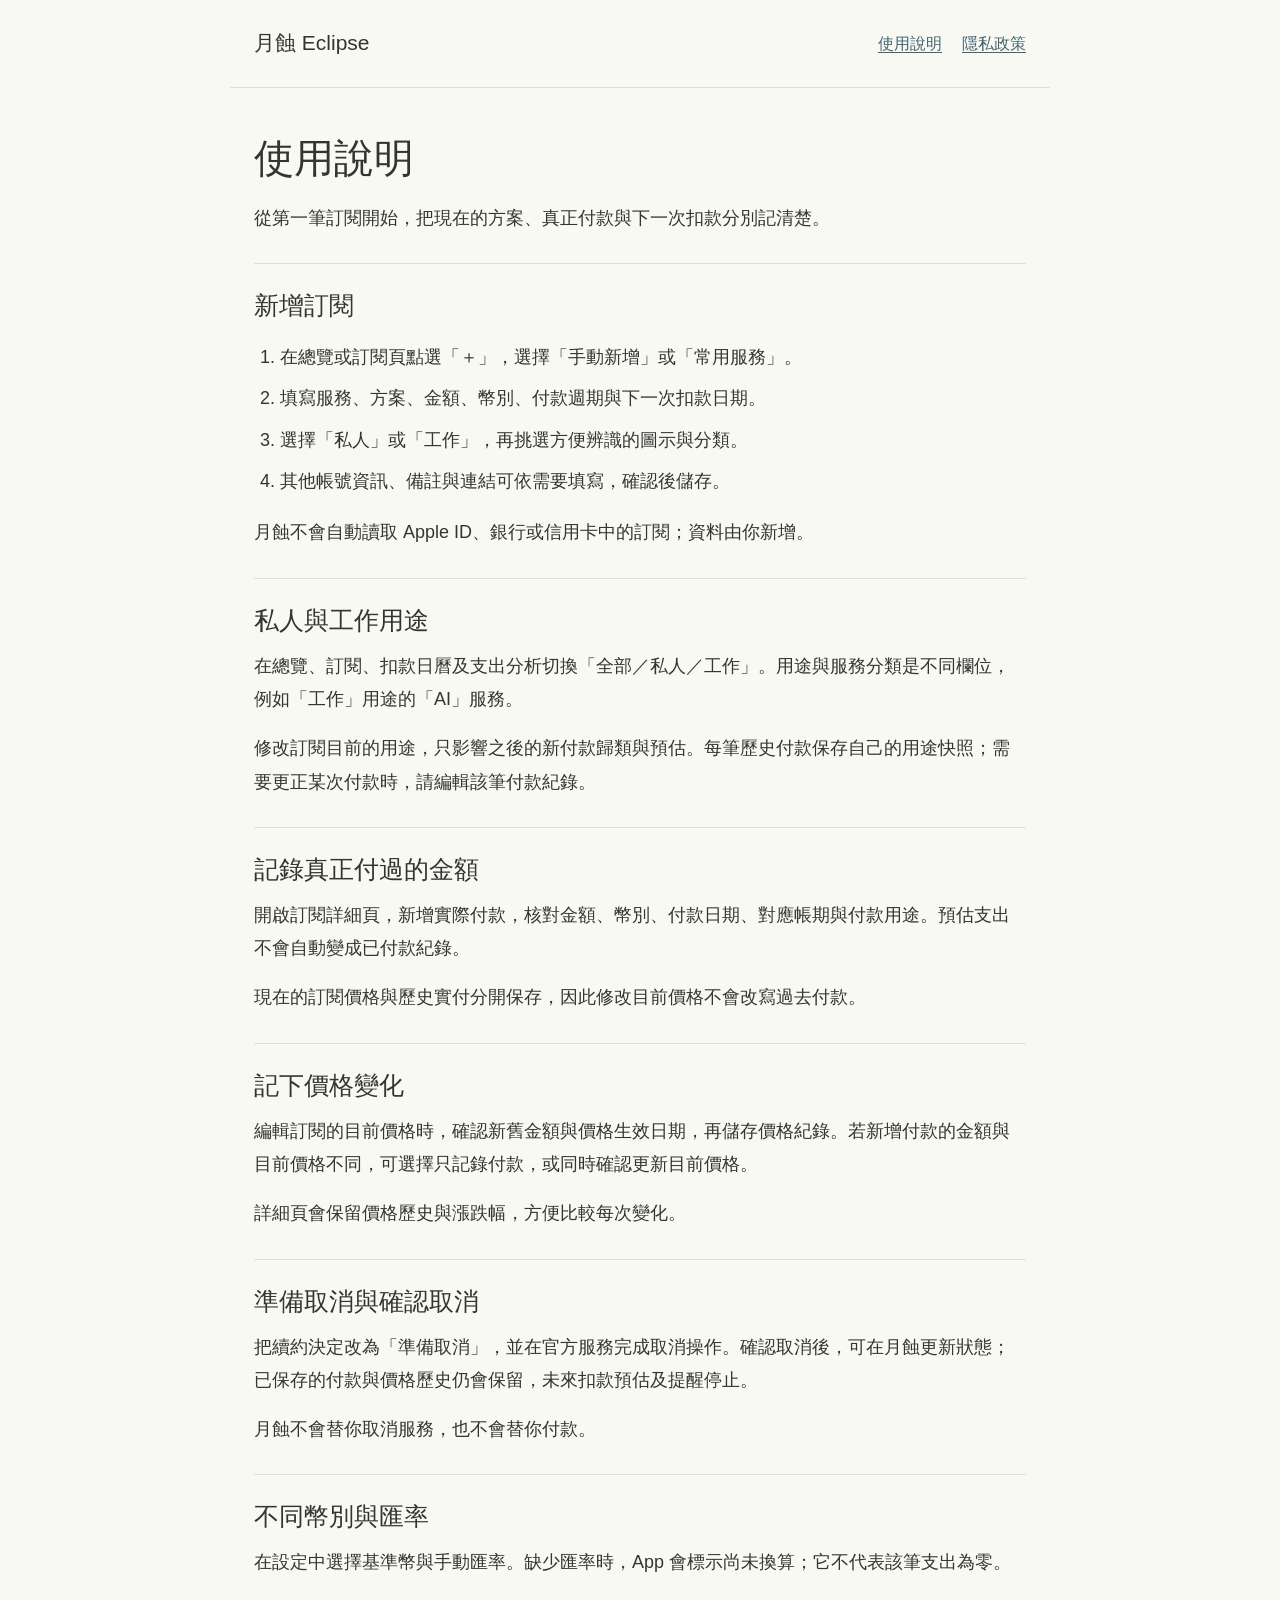
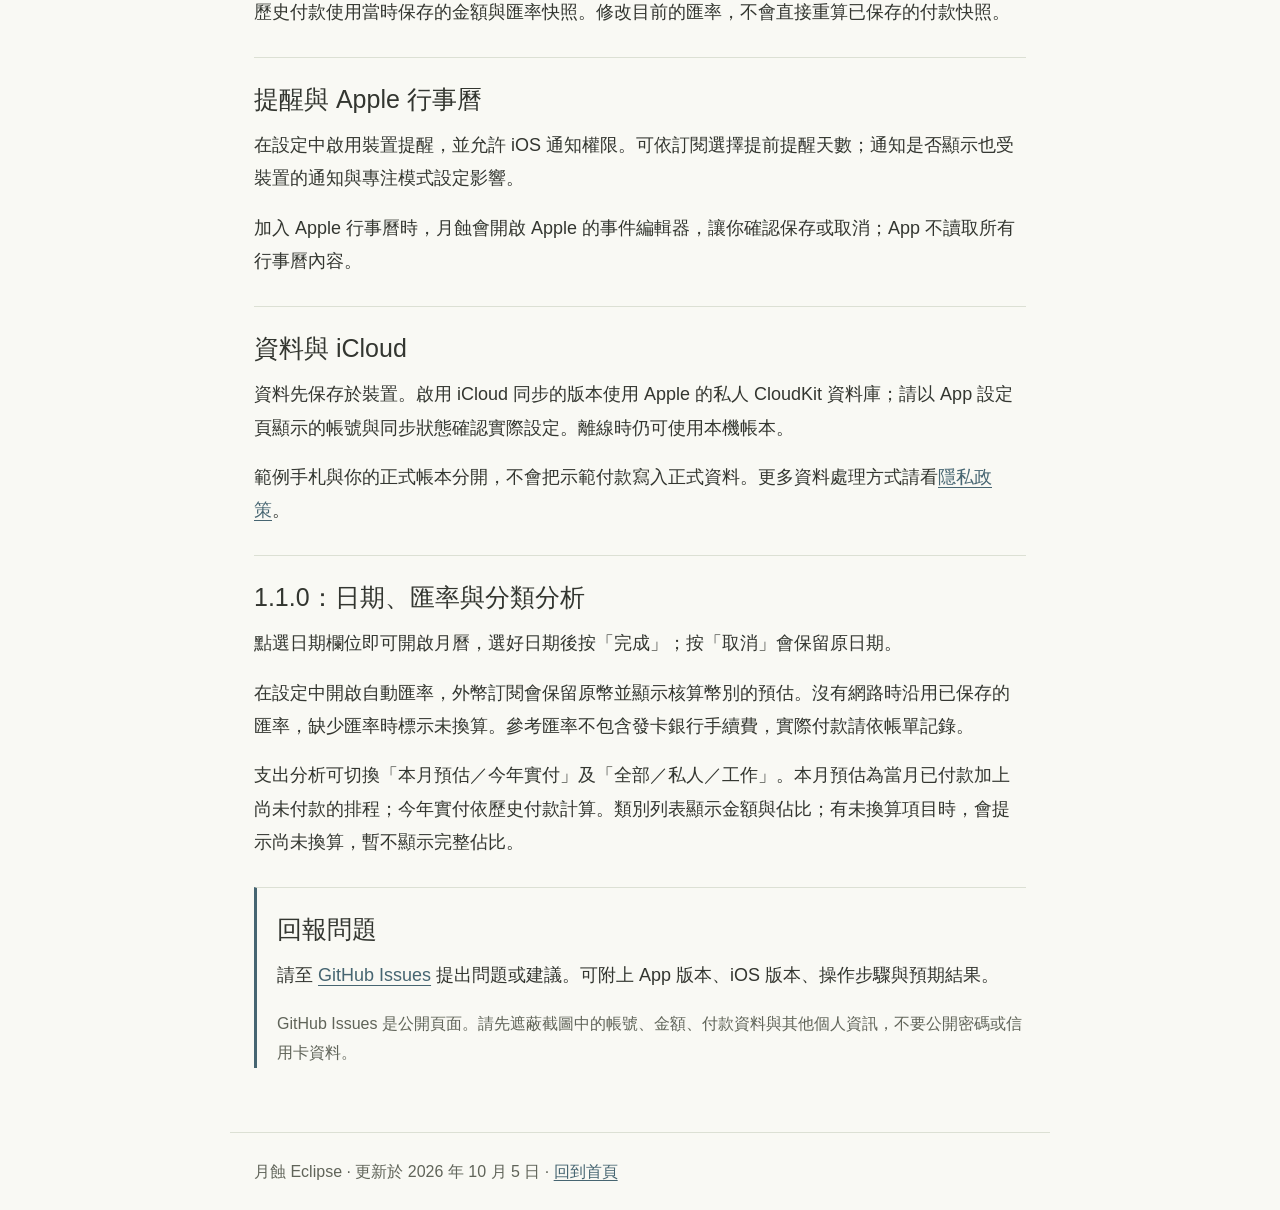
<file: support.html>
<!doctype html>
<html lang="zh-Hant">
<head>
  <meta charset="utf-8">
  <meta name="viewport" content="width=device-width, initial-scale=1">
  <meta name="description" content="月蝕 Eclipse 使用說明：新增訂閱、私人與工作用途、付款歷史、價格變化、取消待辦、匯率與提醒。">
  <title>使用說明｜月蝕 Eclipse</title>
  <style>
    :root{color-scheme:light;--paper:#f9f9f4;--ink:#333630;--muted:#606459;--rule:#dce0d4;--red:#466571;--green:#526b50}*{box-sizing:border-box}body{margin:0;background:var(--paper);color:var(--ink);font-family:-apple-system,BlinkMacSystemFont,"PingFang TC",sans-serif;font-size:18px;line-height:1.85}a{color:var(--red);text-underline-offset:.2em}a:focus-visible{outline:3px solid var(--green);outline-offset:5px}header,main,footer{max-width:820px;margin:auto;padding:24px}header{display:flex;flex-wrap:wrap;justify-content:space-between;align-items:center;gap:12px;border-bottom:1px solid var(--rule)}.brand{font-size:21px;text-decoration:none;color:var(--ink)}nav{display:flex;gap:20px;font-size:16px}main{padding-top:42px;padding-bottom:48px}h1,h2{font-weight:400;line-height:1.4}h1{font-size:40px;margin:0 0 16px}h2{font-size:25px;margin:0 0 12px}p{margin:0 0 16px}section{margin-top:28px;padding-top:24px;border-top:1px solid var(--rule)}ol,ul{padding-left:26px}li{margin:8px 0}.muted,footer{color:var(--muted);font-size:16px}.contact{border-left:3px solid var(--red);padding-left:20px}footer{border-top:1px solid var(--rule)}@media(max-width:500px){header,main,footer{padding-left:20px;padding-right:20px}h1{font-size:34px}}
  </style>
</head>
<body>
  <header><a class="brand" href="./">月蝕 Eclipse</a><nav aria-label="網站導覽"><a href="support.html" aria-current="page">使用說明</a><a href="privacy.html">隱私政策</a></nav></header>
  <main>
    <h1>使用說明</h1>
    <p>從第一筆訂閱開始，把現在的方案、真正付款與下一次扣款分別記清楚。</p>
    <section><h2>新增訂閱</h2><ol><li>在總覽或訂閱頁點選「＋」，選擇「手動新增」或「常用服務」。</li><li>填寫服務、方案、金額、幣別、付款週期與下一次扣款日期。</li><li>選擇「私人」或「工作」，再挑選方便辨識的圖示與分類。</li><li>其他帳號資訊、備註與連結可依需要填寫，確認後儲存。</li></ol><p>月蝕不會自動讀取 Apple ID、銀行或信用卡中的訂閱；資料由你新增。</p></section>
    <section><h2>私人與工作用途</h2><p>在總覽、訂閱、扣款日曆及支出分析切換「全部／私人／工作」。用途與服務分類是不同欄位，例如「工作」用途的「AI」服務。</p><p>修改訂閱目前的用途，只影響之後的新付款歸類與預估。每筆歷史付款保存自己的用途快照；需要更正某次付款時，請編輯該筆付款紀錄。</p></section>
    <section><h2>記錄真正付過的金額</h2><p>開啟訂閱詳細頁，新增實際付款，核對金額、幣別、付款日期、對應帳期與付款用途。預估支出不會自動變成已付款紀錄。</p><p>現在的訂閱價格與歷史實付分開保存，因此修改目前價格不會改寫過去付款。</p></section>
    <section><h2>記下價格變化</h2><p>編輯訂閱的目前價格時，確認新舊金額與價格生效日期，再儲存價格紀錄。若新增付款的金額與目前價格不同，可選擇只記錄付款，或同時確認更新目前價格。</p><p>詳細頁會保留價格歷史與漲跌幅，方便比較每次變化。</p></section>
    <section><h2>準備取消與確認取消</h2><p>把續約決定改為「準備取消」，並在官方服務完成取消操作。確認取消後，可在月蝕更新狀態；已保存的付款與價格歷史仍會保留，未來扣款預估及提醒停止。</p><p>月蝕不會替你取消服務，也不會替你付款。</p></section>
    <section><h2>不同幣別與匯率</h2><p>在設定中選擇基準幣與手動匯率。缺少匯率時，App 會標示尚未換算；它不代表該筆支出為零。</p><p>歷史付款使用當時保存的金額與匯率快照。修改目前的匯率，不會直接重算已保存的付款快照。</p></section>
    <section><h2>提醒與 Apple 行事曆</h2><p>在設定中啟用裝置提醒，並允許 iOS 通知權限。可依訂閱選擇提前提醒天數；通知是否顯示也受裝置的通知與專注模式設定影響。</p><p>加入 Apple 行事曆時，月蝕會開啟 Apple 的事件編輯器，讓你確認保存或取消；App 不讀取所有行事曆內容。</p></section>
    <section><h2>資料與 iCloud</h2><p>資料先保存於裝置。啟用 iCloud 同步的版本使用 Apple 的私人 CloudKit 資料庫；請以 App 設定頁顯示的帳號與同步狀態確認實際設定。離線時仍可使用本機帳本。</p><p>範例手札與你的正式帳本分開，不會把示範付款寫入正式資料。更多資料處理方式請看<a href="privacy.html">隱私政策</a>。</p></section>
    <section><h2>1.1.0：日期、匯率與分類分析</h2><p>點選日期欄位即可開啟月曆，選好日期後按「完成」；按「取消」會保留原日期。</p><p>在設定中開啟自動匯率，外幣訂閱會保留原幣並顯示核算幣別的預估。沒有網路時沿用已保存的匯率，缺少匯率時標示未換算。參考匯率不包含發卡銀行手續費，實際付款請依帳單記錄。</p><p>支出分析可切換「本月預估／今年實付」及「全部／私人／工作」。本月預估為當月已付款加上尚未付款的排程；今年實付依歷史付款計算。類別列表顯示金額與佔比；有未換算項目時，會提示尚未換算，暫不顯示完整佔比。</p></section>
    <section class="contact"><h2>回報問題</h2><p>請至 <a href="https://github.com/janmice/eclipse-app-support/issues">GitHub Issues</a> 提出問題或建議。可附上 App 版本、iOS 版本、操作步驟與預期結果。</p><p class="muted">GitHub Issues 是公開頁面。請先遮蔽截圖中的帳號、金額、付款資料與其他個人資訊，不要公開密碼或信用卡資料。</p></section>
  </main>
  <footer>月蝕 Eclipse · 更新於 2026 年 10 月 5 日 · <a href="./">回到首頁</a></footer>
</body>
</html>
</file>
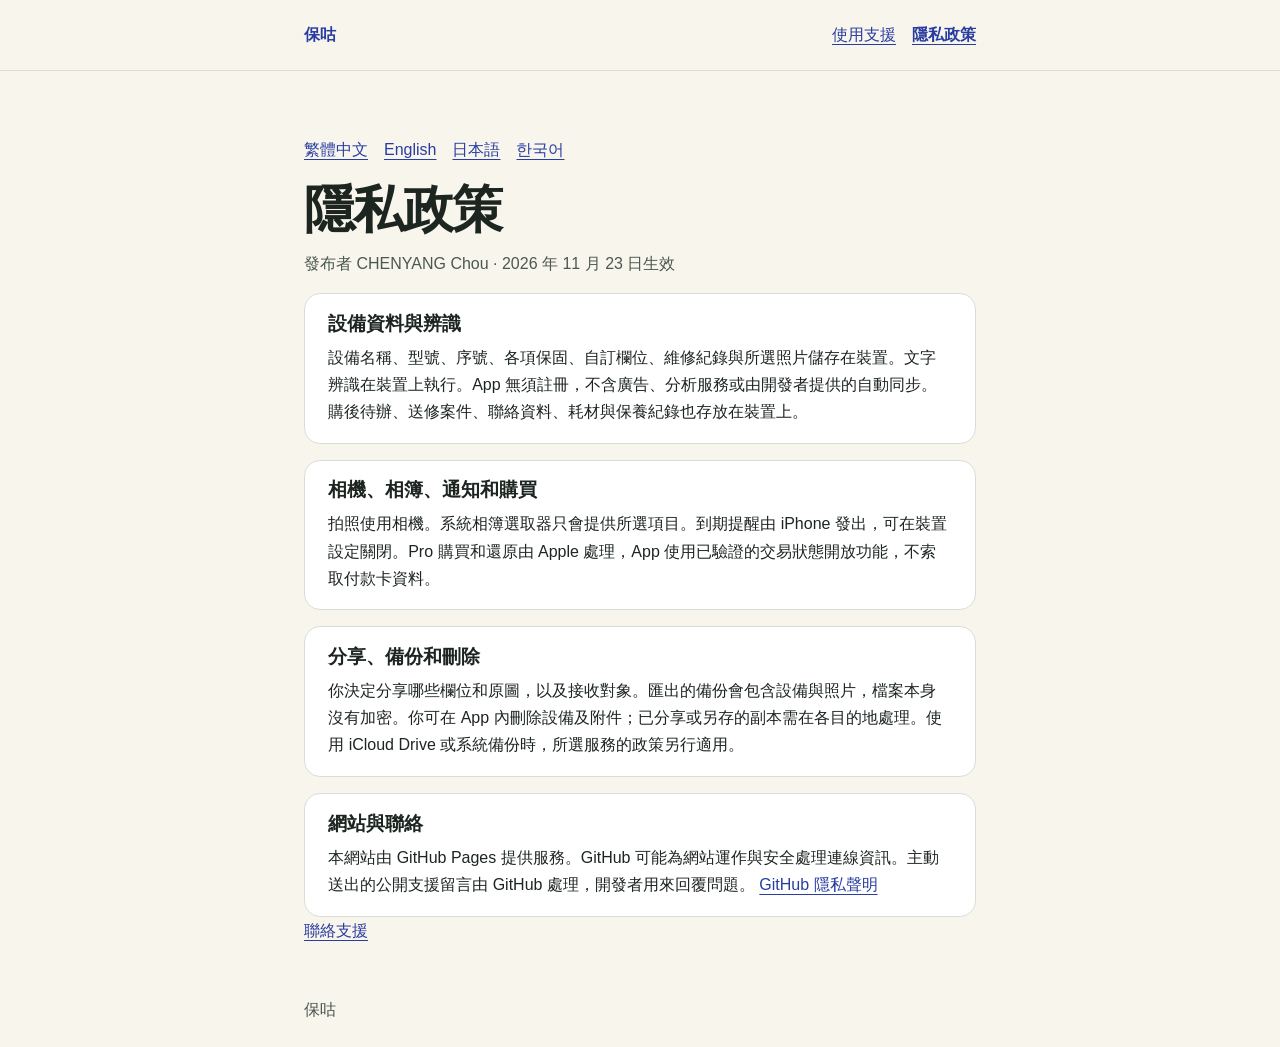
<file: baogu/privacy.html>
<!doctype html>
<html lang="zh-Hant"><head><meta charset="utf-8"><meta name="viewport" content="width=device-width, initial-scale=1"><title>隱私政策 · 保咕</title><link rel="stylesheet" href="style.css"></head>
<body><header><div class="wrap"><a class="brand" href="index.html">保咕</a><nav><a href="index.html">使用支援</a><a href="privacy.html" aria-current="page">隱私政策</a></nav></div></header>
<main class="wrap"><nav class="languages" aria-label="語言"><a href="privacy.html" hreflang="zh-Hant" lang="zh-Hant" aria-current="true">繁體中文</a><a href="en/privacy.html" hreflang="en" lang="en">English</a><a href="ja/privacy.html" hreflang="ja" lang="ja">日本語</a><a href="ko/privacy.html" hreflang="ko" lang="ko">한국어</a></nav><h1>隱私政策</h1><p class="note">發布者 CHENYANG Chou · 2026 年 11 月 23 日生效</p><section class="block"><h2>設備資料與辨識</h2><p>設備名稱、型號、序號、各項保固、自訂欄位、維修紀錄與所選照片儲存在裝置。文字辨識在裝置上執行。App 無須註冊，不含廣告、分析服務或由開發者提供的自動同步。 購後待辦、送修案件、聯絡資料、耗材與保養紀錄也存放在裝置上。</p></section>
<section class="block"><h2>相機、相簿、通知和購買</h2><p>拍照使用相機。系統相簿選取器只會提供所選項目。到期提醒由 iPhone 發出，可在裝置設定關閉。Pro 購買和還原由 Apple 處理，App 使用已驗證的交易狀態開放功能，不索取付款卡資料。</p></section>
<section class="block"><h2>分享、備份和刪除</h2><p>你決定分享哪些欄位和原圖，以及接收對象。匯出的備份會包含設備與照片，檔案本身沒有加密。你可在 App 內刪除設備及附件；已分享或另存的副本需在各目的地處理。使用 iCloud Drive 或系統備份時，所選服務的政策另行適用。</p></section>
<section class="block"><h2>網站與聯絡</h2><p>本網站由 GitHub Pages 提供服務。GitHub 可能為網站運作與安全處理連線資訊。主動送出的公開支援留言由 GitHub 處理，開發者用來回覆問題。 <a href="https://docs.github.com/en/site-policy/privacy-policies/github-general-privacy-statement">GitHub 隱私聲明</a></p></section>
<p><a href="index.html#help">聯絡支援</a></p></main><footer class="wrap">保咕</footer></body></html>
</file>
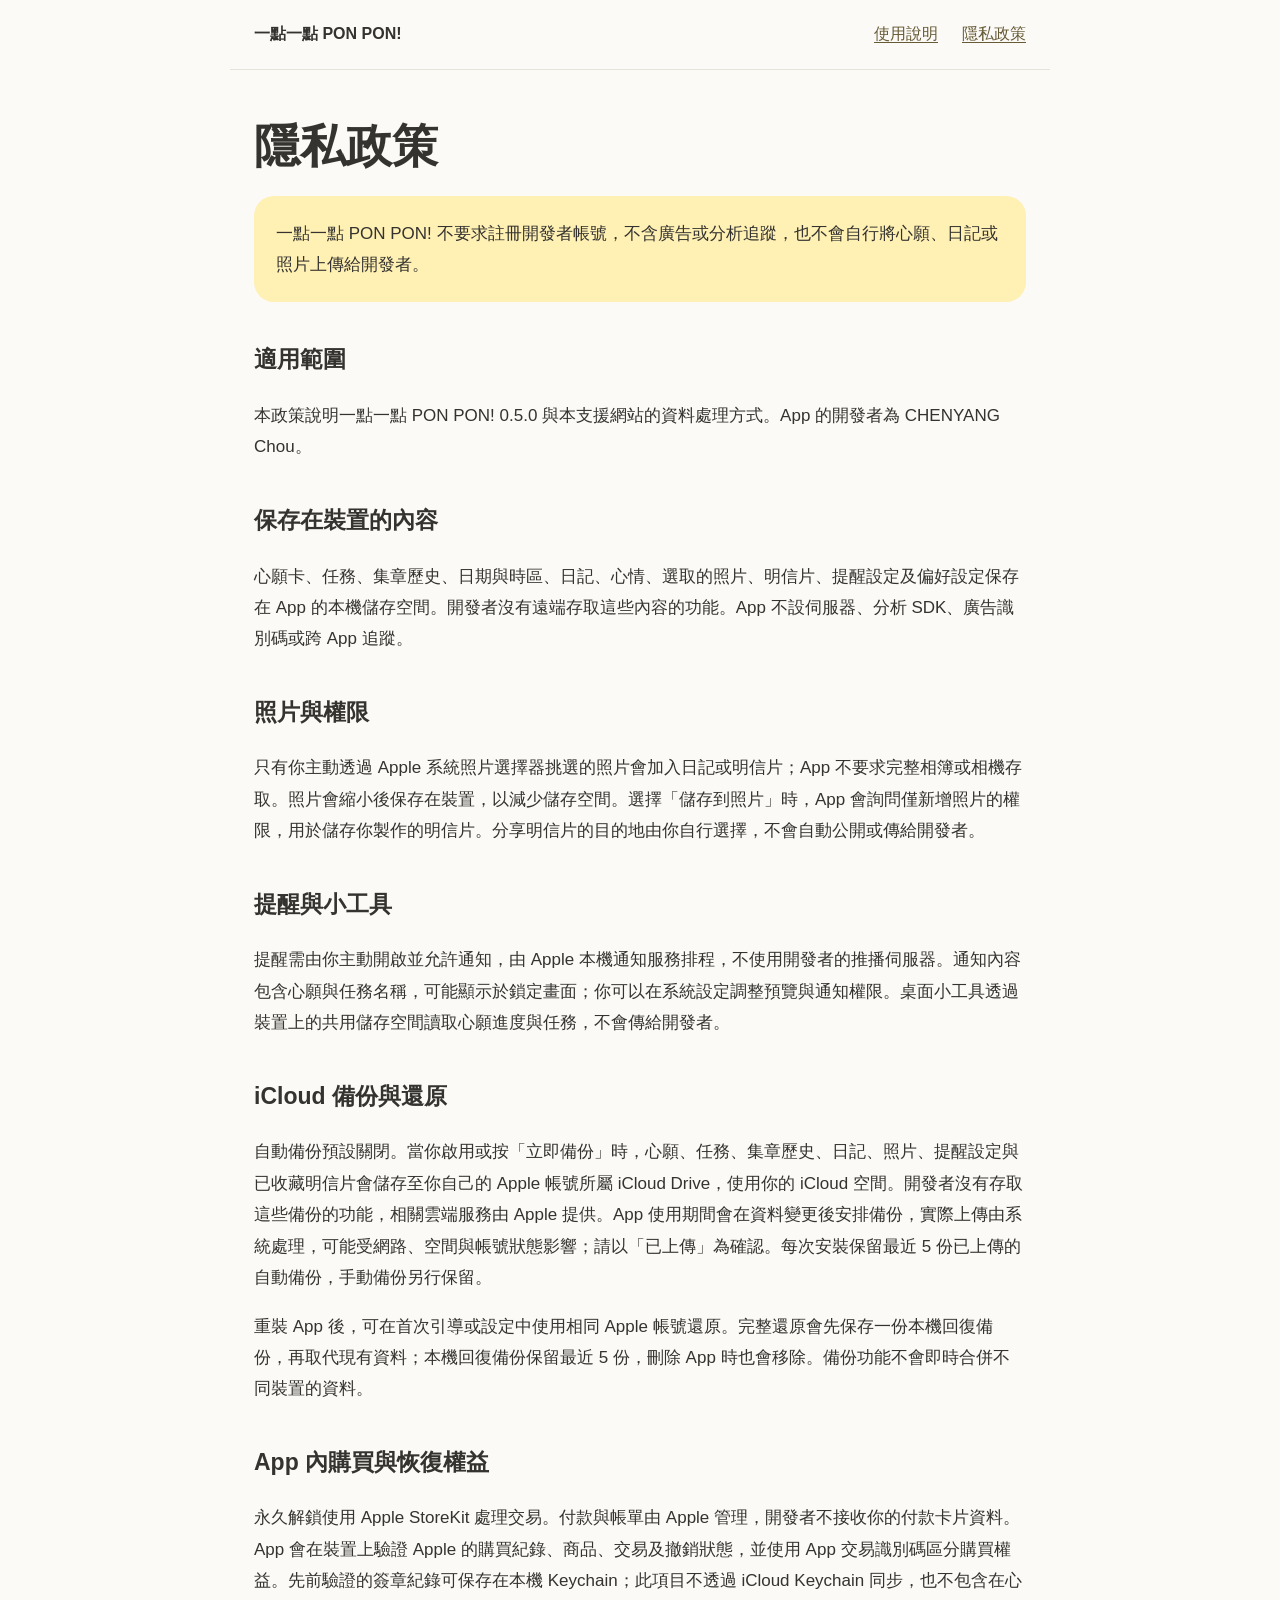
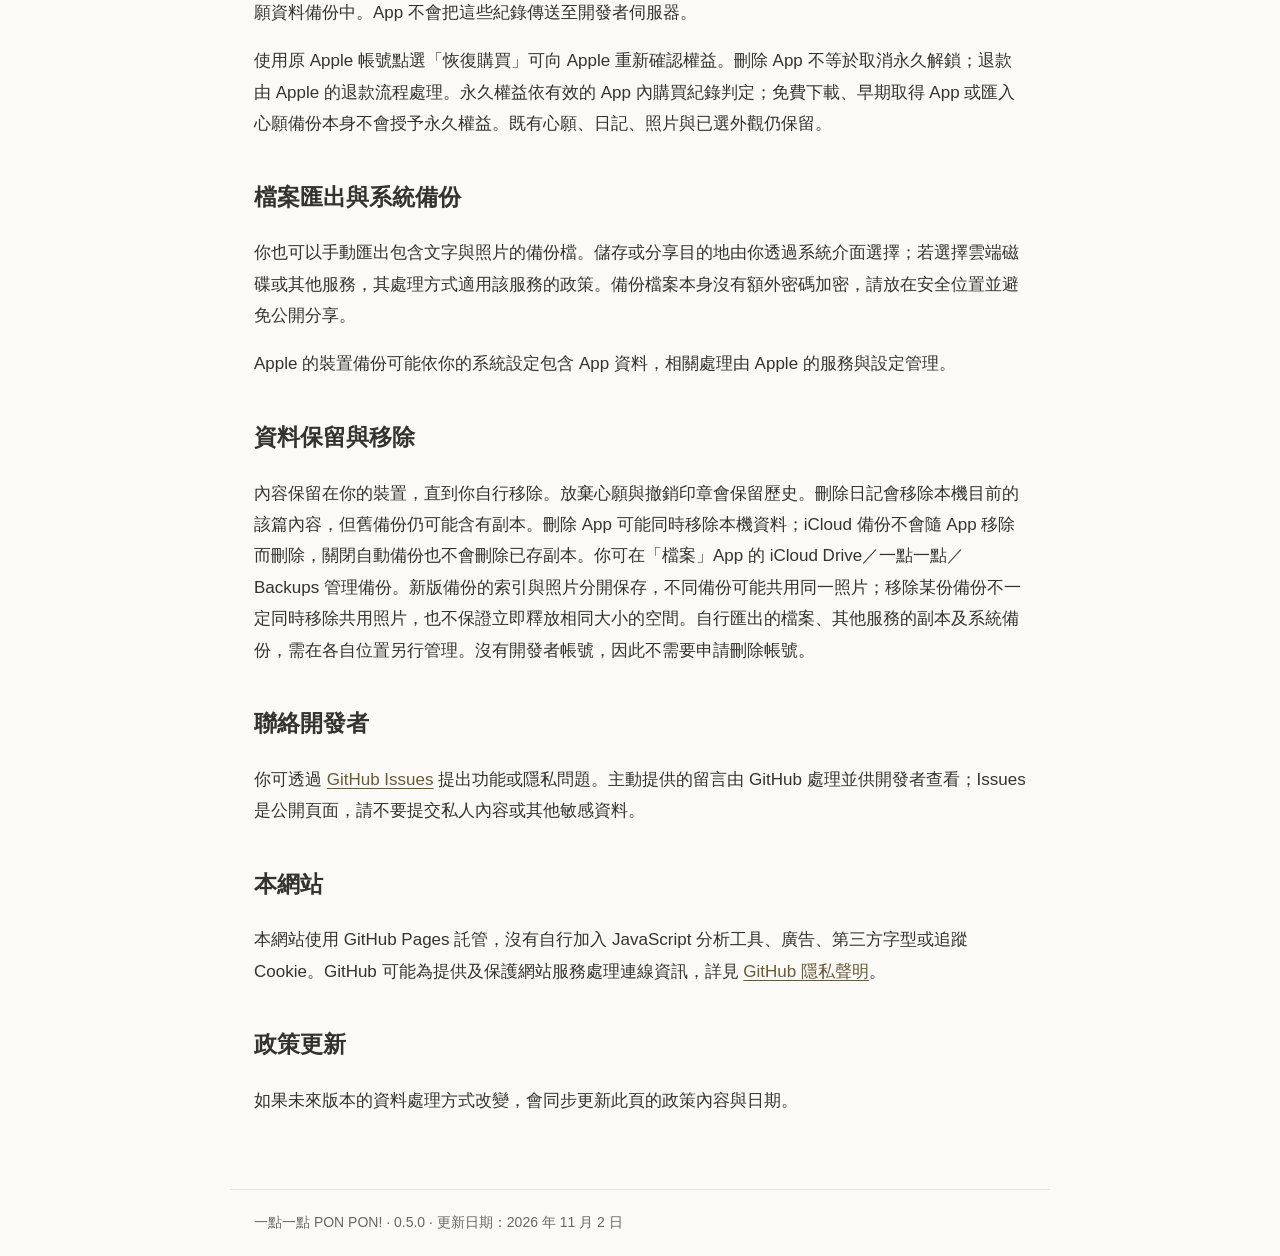
<file: ponpon/privacy.html>
<!doctype html>
<html lang="zh-Hant"><head><meta charset="utf-8"><meta name="viewport" content="width=device-width,initial-scale=1"><meta name="description" content="一點一點 PON PON! 隱私政策與本機資料處理方式。"><title>隱私政策｜一點一點 PON PON!</title><link rel="stylesheet" href="style.css"></head>
<body><header><a class="brand" href="./">一點一點 PON PON!</a><nav aria-label="網站導覽"><a href="./">使用說明</a><a href="privacy.html" aria-current="page">隱私政策</a></nav></header><main>
<h1>隱私政策</h1><p class="intro">一點一點 PON PON! 不要求註冊開發者帳號，不含廣告或分析追蹤，也不會自行將心願、日記或照片上傳給開發者。</p>
<h2>適用範圍</h2><p>本政策說明一點一點 PON PON! 0.5.0 與本支援網站的資料處理方式。App 的開發者為 CHENYANG Chou。</p>
<h2>保存在裝置的內容</h2><p>心願卡、任務、集章歷史、日期與時區、日記、心情、選取的照片、明信片、提醒設定及偏好設定保存在 App 的本機儲存空間。開發者沒有遠端存取這些內容的功能。App 不設伺服器、分析 SDK、廣告識別碼或跨 App 追蹤。</p>
<h2>照片與權限</h2><p>只有你主動透過 Apple 系統照片選擇器挑選的照片會加入日記或明信片；App 不要求完整相簿或相機存取。照片會縮小後保存在裝置，以減少儲存空間。選擇「儲存到照片」時，App 會詢問僅新增照片的權限，用於儲存你製作的明信片。分享明信片的目的地由你自行選擇，不會自動公開或傳給開發者。</p>
<h2>提醒與小工具</h2><p>提醒需由你主動開啟並允許通知，由 Apple 本機通知服務排程，不使用開發者的推播伺服器。通知內容包含心願與任務名稱，可能顯示於鎖定畫面；你可以在系統設定調整預覽與通知權限。桌面小工具透過裝置上的共用儲存空間讀取心願進度與任務，不會傳給開發者。</p>
<h2>iCloud 備份與還原</h2><p>自動備份預設關閉。當你啟用或按「立即備份」時，心願、任務、集章歷史、日記、照片、提醒設定與已收藏明信片會儲存至你自己的 Apple 帳號所屬 iCloud Drive，使用你的 iCloud 空間。開發者沒有存取這些備份的功能，相關雲端服務由 Apple 提供。App 使用期間會在資料變更後安排備份，實際上傳由系統處理，可能受網路、空間與帳號狀態影響；請以「已上傳」為確認。每次安裝保留最近 5 份已上傳的自動備份，手動備份另行保留。</p><p>重裝 App 後，可在首次引導或設定中使用相同 Apple 帳號還原。完整還原會先保存一份本機回復備份，再取代現有資料；本機回復備份保留最近 5 份，刪除 App 時也會移除。備份功能不會即時合併不同裝置的資料。</p>
<h2>App 內購買與恢復權益</h2><p>永久解鎖使用 Apple StoreKit 處理交易。付款與帳單由 Apple 管理，開發者不接收你的付款卡片資料。App 會在裝置上驗證 Apple 的購買紀錄、商品、交易及撤銷狀態，並使用 App 交易識別碼區分購買權益。先前驗證的簽章紀錄可保存在本機 Keychain；此項目不透過 iCloud Keychain 同步，也不包含在心願資料備份中。App 不會把這些紀錄傳送至開發者伺服器。</p><p>使用原 Apple 帳號點選「恢復購買」可向 Apple 重新確認權益。刪除 App 不等於取消永久解鎖；退款由 Apple 的退款流程處理。永久權益依有效的 App 內購買紀錄判定；免費下載、早期取得 App 或匯入心願備份本身不會授予永久權益。既有心願、日記、照片與已選外觀仍保留。</p><h2>檔案匯出與系統備份</h2><p>你也可以手動匯出包含文字與照片的備份檔。儲存或分享目的地由你透過系統介面選擇；若選擇雲端磁碟或其他服務，其處理方式適用該服務的政策。備份檔案本身沒有額外密碼加密，請放在安全位置並避免公開分享。</p><p>Apple 的裝置備份可能依你的系統設定包含 App 資料，相關處理由 Apple 的服務與設定管理。</p>
<h2>資料保留與移除</h2><p>內容保留在你的裝置，直到你自行移除。放棄心願與撤銷印章會保留歷史。刪除日記會移除本機目前的該篇內容，但舊備份仍可能含有副本。刪除 App 可能同時移除本機資料；iCloud 備份不會隨 App 移除而刪除，關閉自動備份也不會刪除已存副本。你可在「檔案」App 的 iCloud Drive／一點一點／Backups 管理備份。新版備份的索引與照片分開保存，不同備份可能共用同一照片；移除某份備份不一定同時移除共用照片，也不保證立即釋放相同大小的空間。自行匯出的檔案、其他服務的副本及系統備份，需在各自位置另行管理。沒有開發者帳號，因此不需要申請刪除帳號。</p>
<h2>聯絡開發者</h2><p>你可透過 <a href="https://github.com/janmice/eclipse-app-support/issues/new?title=%5BPON%20PON%5D%20">GitHub Issues</a> 提出功能或隱私問題。主動提供的留言由 GitHub 處理並供開發者查看；Issues 是公開頁面，請不要提交私人內容或其他敏感資料。</p>
<h2>本網站</h2><p>本網站使用 GitHub Pages 託管，沒有自行加入 JavaScript 分析工具、廣告、第三方字型或追蹤 Cookie。GitHub 可能為提供及保護網站服務處理連線資訊，詳見 <a href="https://docs.github.com/en/site-policy/privacy-policies/github-general-privacy-statement">GitHub 隱私聲明</a>。</p>
<h2>政策更新</h2><p>如果未來版本的資料處理方式改變，會同步更新此頁的政策內容與日期。</p>
</main><footer>一點一點 PON PON! · 0.5.0 · 更新日期：2026 年 11 月 2 日</footer></body></html>
</file>
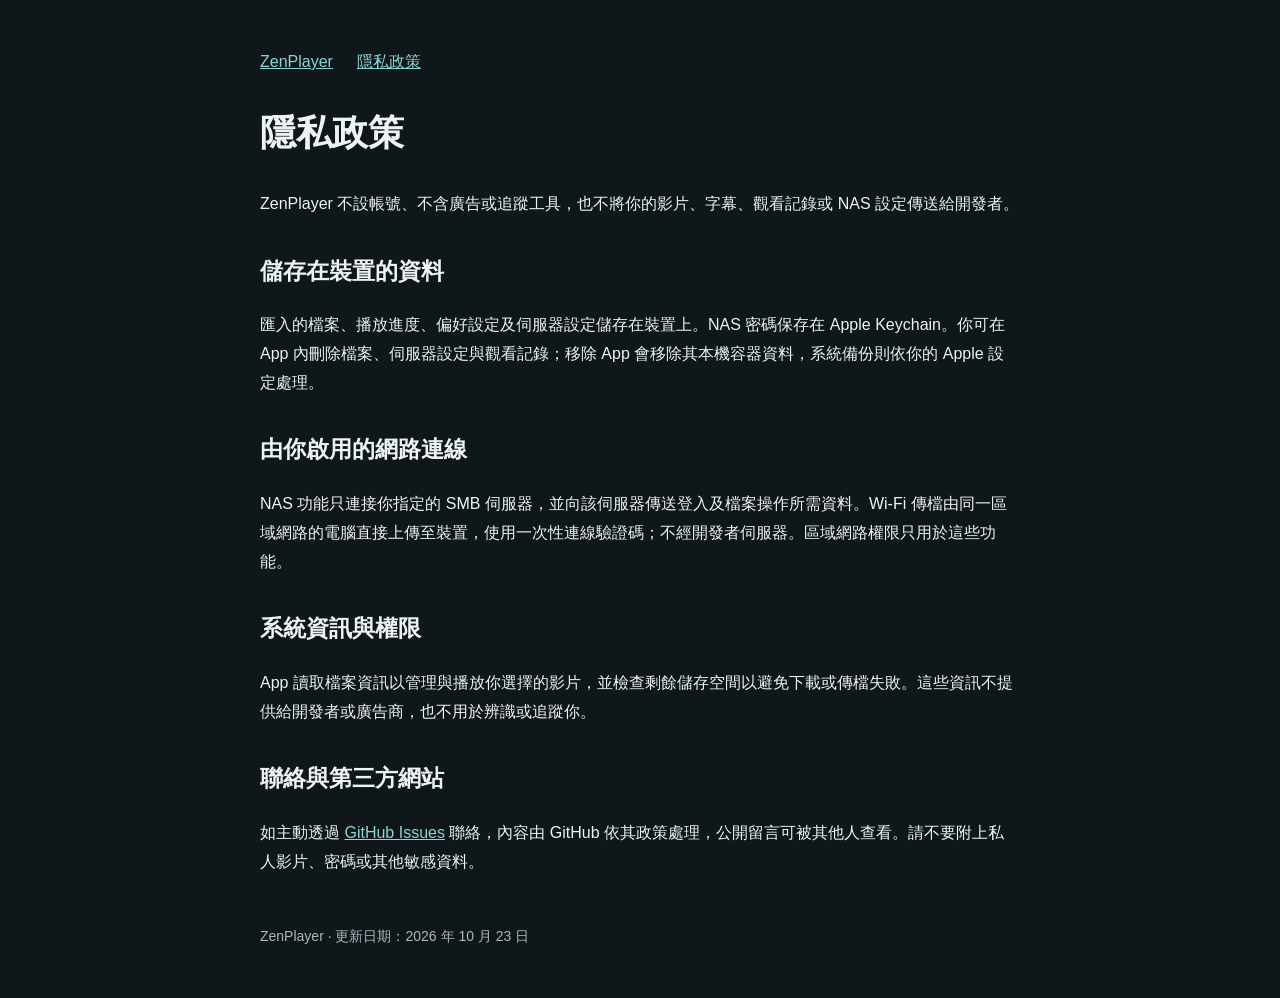
<file: zenplayer/privacy.html>
<!doctype html><html lang="zh-Hant"><head><meta charset="utf-8"><meta name="viewport" content="width=device-width,initial-scale=1"><title>隱私政策｜ZenPlayer</title><style>:root{color-scheme:dark;font-family:-apple-system,BlinkMacSystemFont,'PingFang TC',sans-serif;color:#edf2f5;background:#10171b}body{max-width:760px;margin:0 auto;padding:48px 24px;line-height:1.8}h1{font-size:36px}h2{font-size:23px;margin-top:32px}a{color:#8bd6d2}nav{display:flex;gap:24px}footer{margin-top:48px;color:#aab8bd;font-size:14px}li{margin:8px 0}</style></head><body><nav><a href="./">ZenPlayer</a><a href="privacy.html">隱私政策</a></nav><main><h1>隱私政策</h1><p>ZenPlayer 不設帳號、不含廣告或追蹤工具，也不將你的影片、字幕、觀看記錄或 NAS 設定傳送給開發者。</p><h2>儲存在裝置的資料</h2><p>匯入的檔案、播放進度、偏好設定及伺服器設定儲存在裝置上。NAS 密碼保存在 Apple Keychain。你可在 App 內刪除檔案、伺服器設定與觀看記錄；移除 App 會移除其本機容器資料，系統備份則依你的 Apple 設定處理。</p><h2>由你啟用的網路連線</h2><p>NAS 功能只連接你指定的 SMB 伺服器，並向該伺服器傳送登入及檔案操作所需資料。Wi-Fi 傳檔由同一區域網路的電腦直接上傳至裝置，使用一次性連線驗證碼；不經開發者伺服器。區域網路權限只用於這些功能。</p><h2>系統資訊與權限</h2><p>App 讀取檔案資訊以管理與播放你選擇的影片，並檢查剩餘儲存空間以避免下載或傳檔失敗。這些資訊不提供給開發者或廣告商，也不用於辨識或追蹤你。</p><h2>聯絡與第三方網站</h2><p>如主動透過 <a href="https://github.com/janmice/eclipse-app-support/issues/new?title=%5BZenPlayer%5D%20">GitHub Issues</a> 聯絡，內容由 GitHub 依其政策處理，公開留言可被其他人查看。請不要附上私人影片、密碼或其他敏感資料。</p></main><footer>ZenPlayer · 更新日期：2026 年 10 月 23 日</footer></body></html>
</file>
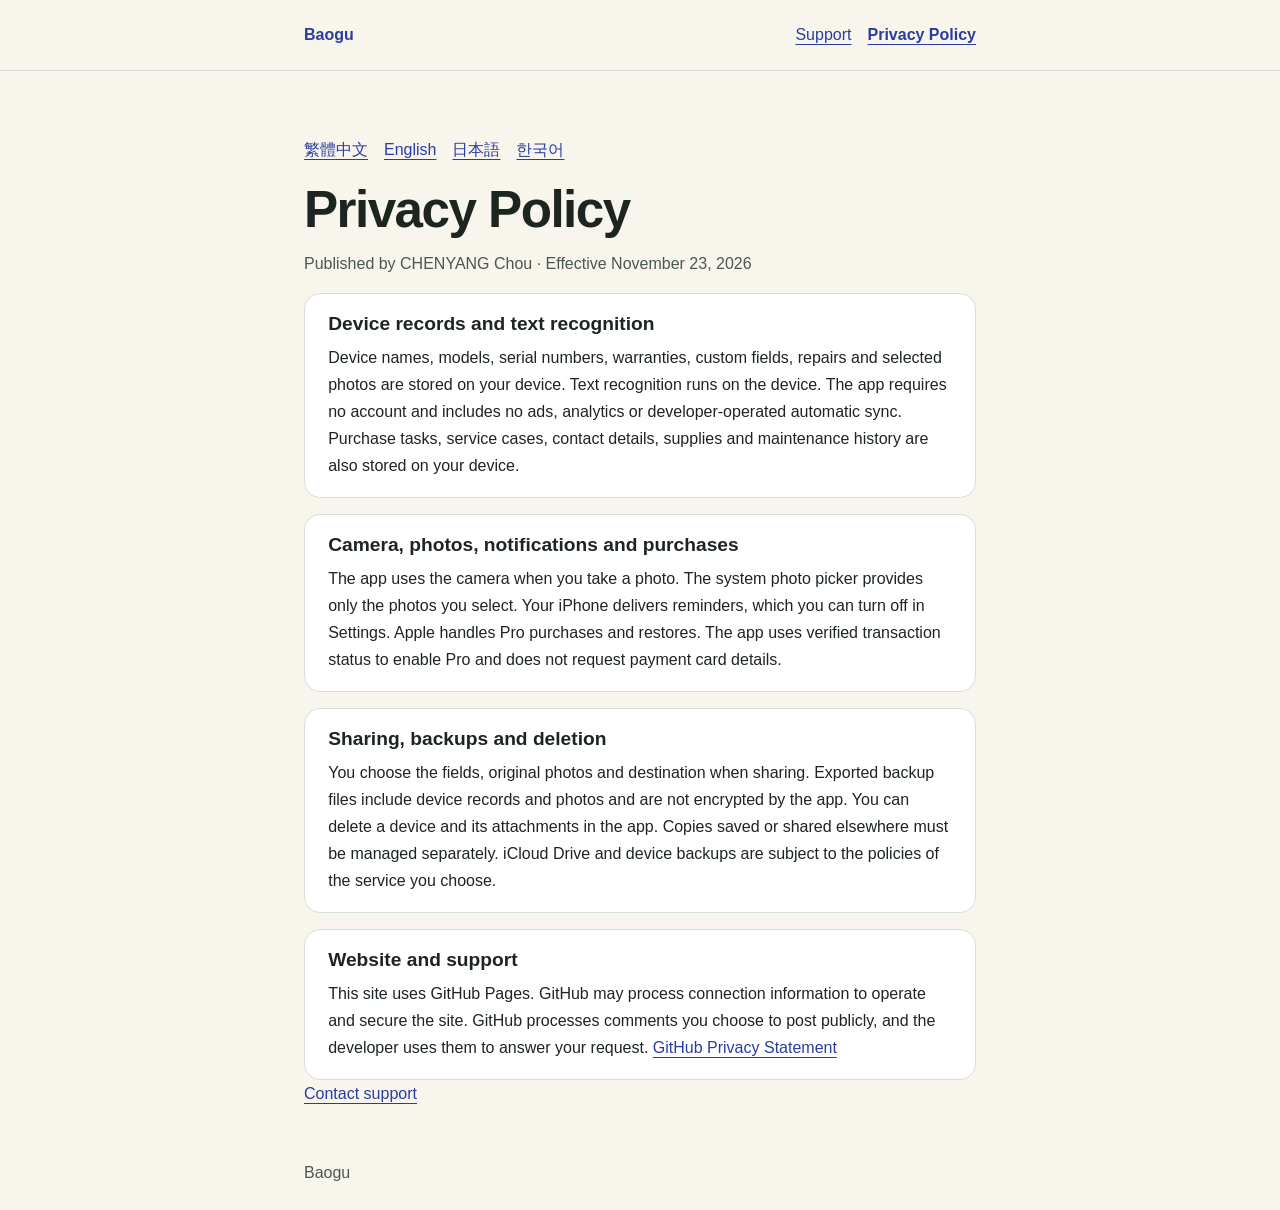
<file: baogu/en/privacy.html>
<!doctype html>
<html lang="en"><head><meta charset="utf-8"><meta name="viewport" content="width=device-width, initial-scale=1"><title>Privacy Policy · Baogu</title><link rel="stylesheet" href="../style.css"></head>
<body><header><div class="wrap"><a class="brand" href="index.html">Baogu</a><nav><a href="index.html">Support</a><a href="privacy.html" aria-current="page">Privacy Policy</a></nav></div></header>
<main class="wrap"><nav class="languages" aria-label="Language"><a href="../privacy.html" hreflang="zh-Hant" lang="zh-Hant">繁體中文</a><a href="../en/privacy.html" hreflang="en" lang="en" aria-current="true">English</a><a href="../ja/privacy.html" hreflang="ja" lang="ja">日本語</a><a href="../ko/privacy.html" hreflang="ko" lang="ko">한국어</a></nav><h1>Privacy Policy</h1><p class="note">Published by CHENYANG Chou · Effective November 23, 2026</p><section class="block"><h2>Device records and text recognition</h2><p>Device names, models, serial numbers, warranties, custom fields, repairs and selected photos are stored on your device. Text recognition runs on the device. The app requires no account and includes no ads, analytics or developer-operated automatic sync. Purchase tasks, service cases, contact details, supplies and maintenance history are also stored on your device.</p></section>
<section class="block"><h2>Camera, photos, notifications and purchases</h2><p>The app uses the camera when you take a photo. The system photo picker provides only the photos you select. Your iPhone delivers reminders, which you can turn off in Settings. Apple handles Pro purchases and restores. The app uses verified transaction status to enable Pro and does not request payment card details.</p></section>
<section class="block"><h2>Sharing, backups and deletion</h2><p>You choose the fields, original photos and destination when sharing. Exported backup files include device records and photos and are not encrypted by the app. You can delete a device and its attachments in the app. Copies saved or shared elsewhere must be managed separately. iCloud Drive and device backups are subject to the policies of the service you choose.</p></section>
<section class="block"><h2>Website and support</h2><p>This site uses GitHub Pages. GitHub may process connection information to operate and secure the site. GitHub processes comments you choose to post publicly, and the developer uses them to answer your request. <a href="https://docs.github.com/en/site-policy/privacy-policies/github-general-privacy-statement">GitHub Privacy Statement</a></p></section>
<p><a href="index.html#help">Contact support</a></p></main><footer class="wrap">Baogu</footer></body></html>
</file>
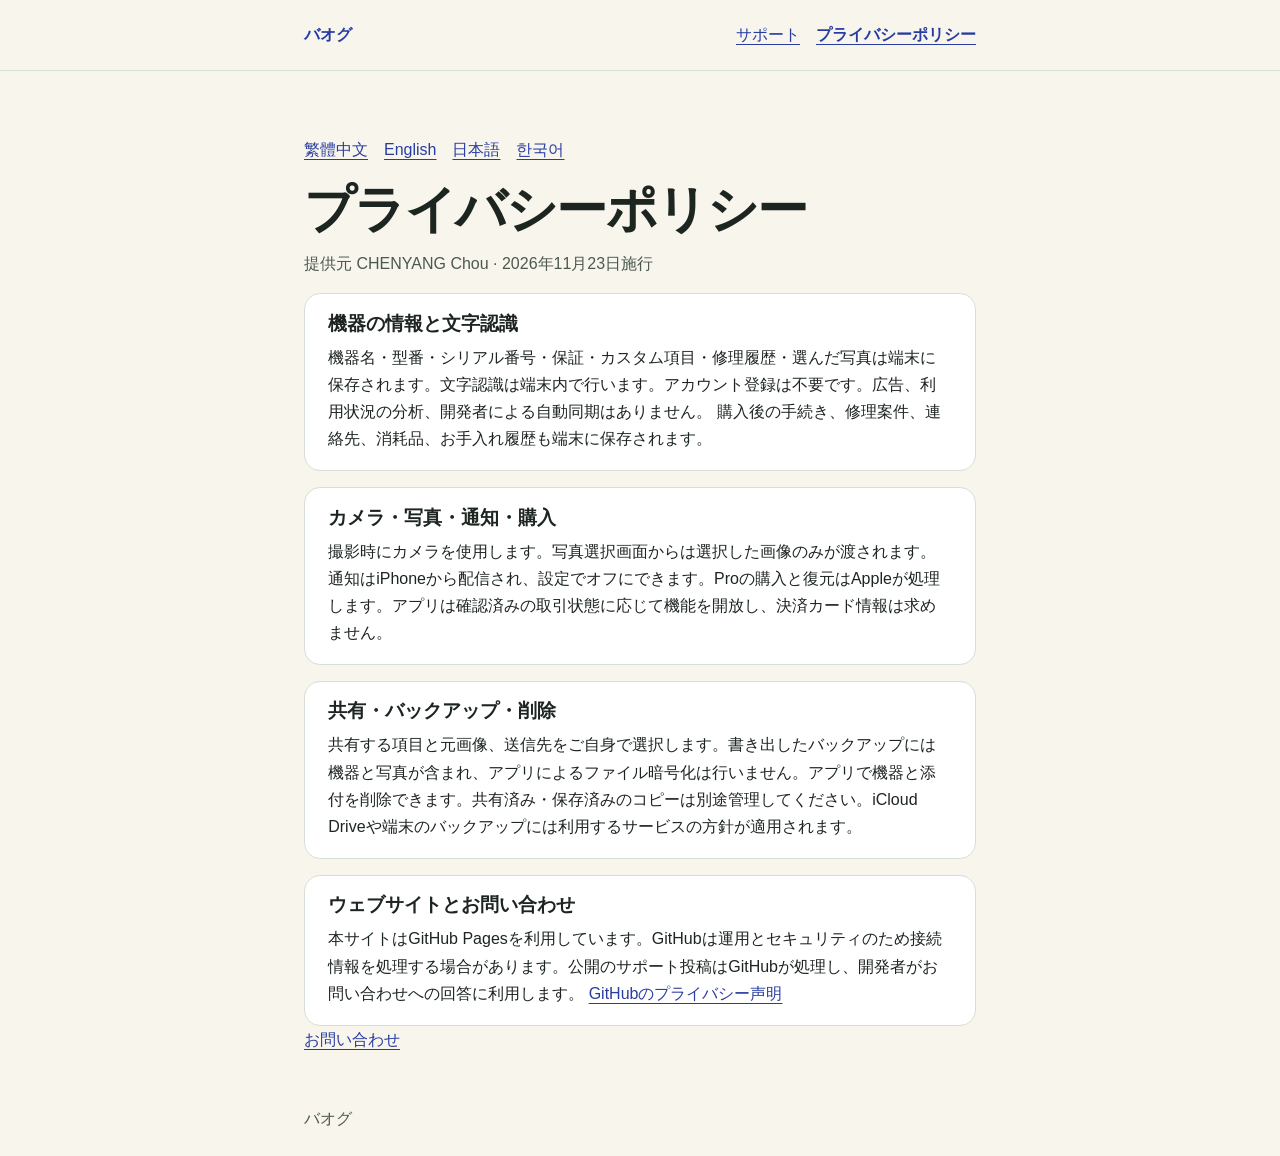
<file: baogu/ja/privacy.html>
<!doctype html>
<html lang="ja"><head><meta charset="utf-8"><meta name="viewport" content="width=device-width, initial-scale=1"><title>プライバシーポリシー · バオグ</title><link rel="stylesheet" href="../style.css"></head>
<body><header><div class="wrap"><a class="brand" href="index.html">バオグ</a><nav><a href="index.html">サポート</a><a href="privacy.html" aria-current="page">プライバシーポリシー</a></nav></div></header>
<main class="wrap"><nav class="languages" aria-label="言語"><a href="../privacy.html" hreflang="zh-Hant" lang="zh-Hant">繁體中文</a><a href="../en/privacy.html" hreflang="en" lang="en">English</a><a href="../ja/privacy.html" hreflang="ja" lang="ja" aria-current="true">日本語</a><a href="../ko/privacy.html" hreflang="ko" lang="ko">한국어</a></nav><h1>プライバシーポリシー</h1><p class="note">提供元 CHENYANG Chou · 2026年11月23日施行</p><section class="block"><h2>機器の情報と文字認識</h2><p>機器名・型番・シリアル番号・保証・カスタム項目・修理履歴・選んだ写真は端末に保存されます。文字認識は端末内で行います。アカウント登録は不要です。広告、利用状況の分析、開発者による自動同期はありません。 購入後の手続き、修理案件、連絡先、消耗品、お手入れ履歴も端末に保存されます。</p></section>
<section class="block"><h2>カメラ・写真・通知・購入</h2><p>撮影時にカメラを使用します。写真選択画面からは選択した画像のみが渡されます。通知はiPhoneから配信され、設定でオフにできます。Proの購入と復元はAppleが処理します。アプリは確認済みの取引状態に応じて機能を開放し、決済カード情報は求めません。</p></section>
<section class="block"><h2>共有・バックアップ・削除</h2><p>共有する項目と元画像、送信先をご自身で選択します。書き出したバックアップには機器と写真が含まれ、アプリによるファイル暗号化は行いません。アプリで機器と添付を削除できます。共有済み・保存済みのコピーは別途管理してください。iCloud Driveや端末のバックアップには利用するサービスの方針が適用されます。</p></section>
<section class="block"><h2>ウェブサイトとお問い合わせ</h2><p>本サイトはGitHub Pagesを利用しています。GitHubは運用とセキュリティのため接続情報を処理する場合があります。公開のサポート投稿はGitHubが処理し、開発者がお問い合わせへの回答に利用します。 <a href="https://docs.github.com/en/site-policy/privacy-policies/github-general-privacy-statement">GitHubのプライバシー声明</a></p></section>
<p><a href="index.html#help">お問い合わせ</a></p></main><footer class="wrap">バオグ</footer></body></html>
</file>
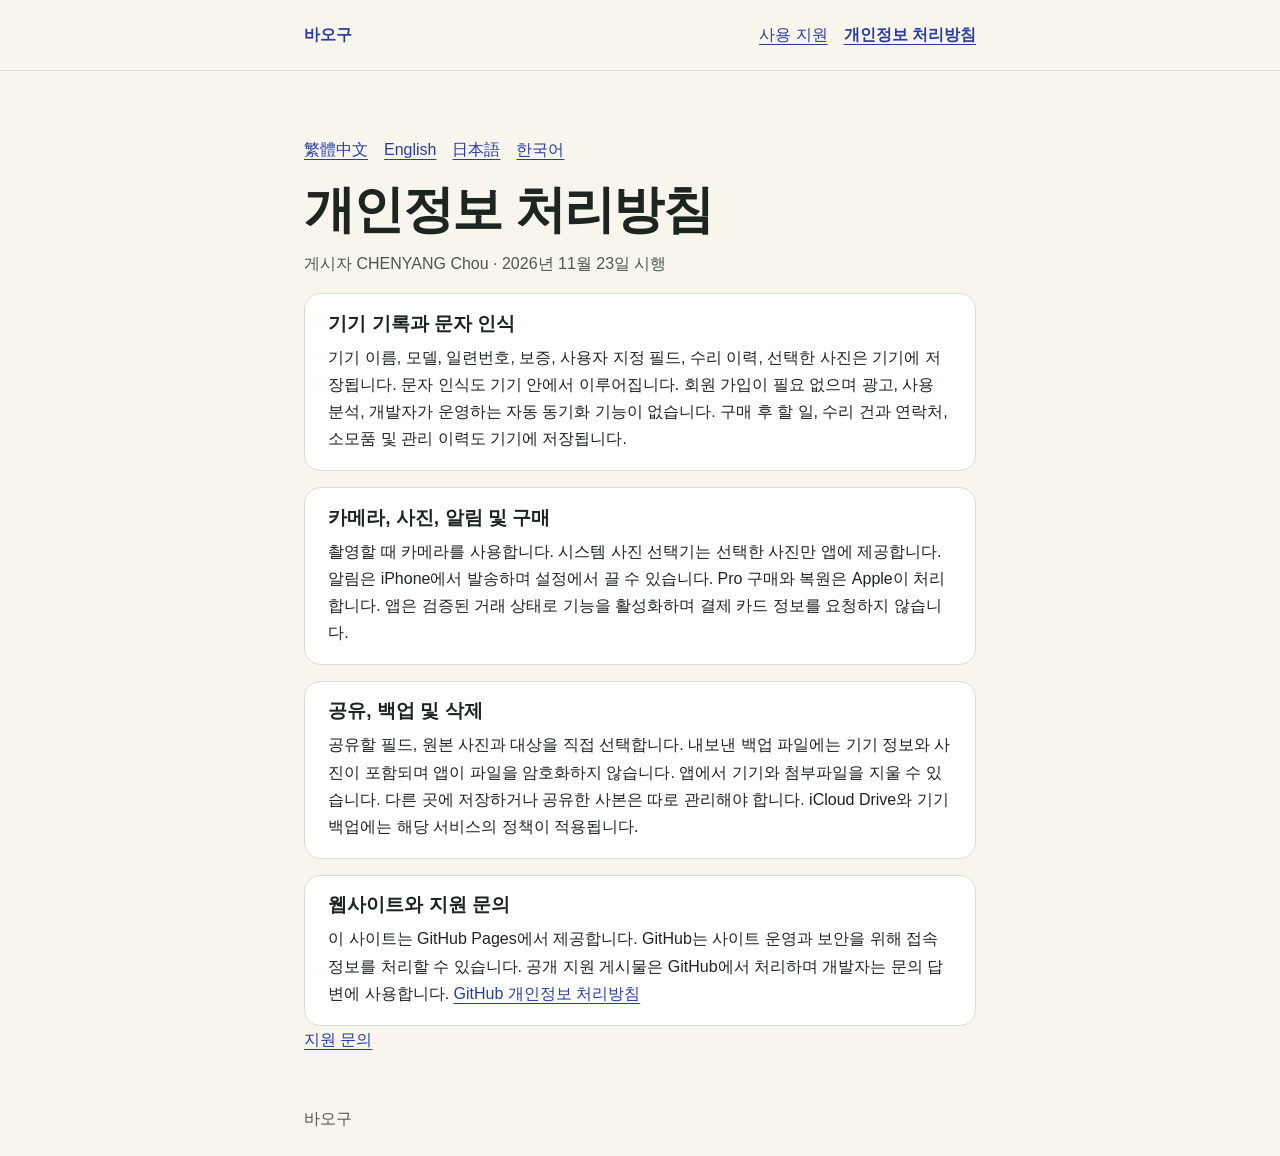
<file: baogu/ko/privacy.html>
<!doctype html>
<html lang="ko"><head><meta charset="utf-8"><meta name="viewport" content="width=device-width, initial-scale=1"><title>개인정보 처리방침 · 바오구</title><link rel="stylesheet" href="../style.css"></head>
<body><header><div class="wrap"><a class="brand" href="index.html">바오구</a><nav><a href="index.html">사용 지원</a><a href="privacy.html" aria-current="page">개인정보 처리방침</a></nav></div></header>
<main class="wrap"><nav class="languages" aria-label="언어"><a href="../privacy.html" hreflang="zh-Hant" lang="zh-Hant">繁體中文</a><a href="../en/privacy.html" hreflang="en" lang="en">English</a><a href="../ja/privacy.html" hreflang="ja" lang="ja">日本語</a><a href="../ko/privacy.html" hreflang="ko" lang="ko" aria-current="true">한국어</a></nav><h1>개인정보 처리방침</h1><p class="note">게시자 CHENYANG Chou · 2026년 11월 23일 시행</p><section class="block"><h2>기기 기록과 문자 인식</h2><p>기기 이름, 모델, 일련번호, 보증, 사용자 지정 필드, 수리 이력, 선택한 사진은 기기에 저장됩니다. 문자 인식도 기기 안에서 이루어집니다. 회원 가입이 필요 없으며 광고, 사용 분석, 개발자가 운영하는 자동 동기화 기능이 없습니다. 구매 후 할 일, 수리 건과 연락처, 소모품 및 관리 이력도 기기에 저장됩니다.</p></section>
<section class="block"><h2>카메라, 사진, 알림 및 구매</h2><p>촬영할 때 카메라를 사용합니다. 시스템 사진 선택기는 선택한 사진만 앱에 제공합니다. 알림은 iPhone에서 발송하며 설정에서 끌 수 있습니다. Pro 구매와 복원은 Apple이 처리합니다. 앱은 검증된 거래 상태로 기능을 활성화하며 결제 카드 정보를 요청하지 않습니다.</p></section>
<section class="block"><h2>공유, 백업 및 삭제</h2><p>공유할 필드, 원본 사진과 대상을 직접 선택합니다. 내보낸 백업 파일에는 기기 정보와 사진이 포함되며 앱이 파일을 암호화하지 않습니다. 앱에서 기기와 첨부파일을 지울 수 있습니다. 다른 곳에 저장하거나 공유한 사본은 따로 관리해야 합니다. iCloud Drive와 기기 백업에는 해당 서비스의 정책이 적용됩니다.</p></section>
<section class="block"><h2>웹사이트와 지원 문의</h2><p>이 사이트는 GitHub Pages에서 제공합니다. GitHub는 사이트 운영과 보안을 위해 접속 정보를 처리할 수 있습니다. 공개 지원 게시물은 GitHub에서 처리하며 개발자는 문의 답변에 사용합니다. <a href="https://docs.github.com/en/site-policy/privacy-policies/github-general-privacy-statement">GitHub 개인정보 처리방침</a></p></section>
<p><a href="index.html#help">지원 문의</a></p></main><footer class="wrap">바오구</footer></body></html>
</file>
<file: baogu/style.css>
:root{color-scheme:light dark;--paper:#f8f5ed;--ink:#1d2521;--muted:#4b5850;--accent:#293da1;--surface:#fff;--line:#d6dfd7}*{box-sizing:border-box}body{margin:0;background:var(--paper);color:var(--ink);font-family:-apple-system,BlinkMacSystemFont,"PingFang TC","Microsoft JhengHei",sans-serif;line-height:1.7}.wrap{max-width:46rem;margin:auto;padding-inline:clamp(1rem,5vw,2rem)}header{border-bottom:1px solid var(--line)}header .wrap{display:flex;align-items:center;justify-content:space-between;gap:.5rem 1.2rem;flex-wrap:wrap;padding-block:.8rem}.brand{font-weight:750;text-decoration:none}nav{display:flex;gap:.3rem 1rem;flex-wrap:wrap}nav a{display:inline-flex;align-items:center;min-height:2.75rem}a{color:var(--accent);text-underline-offset:.22em}a:focus-visible{outline:2px solid currentColor;outline-offset:3px;border-radius:3px}[aria-current=page]{font-weight:700}main{padding-block:clamp(1.5rem,5vw,3.25rem)}h1,h2{line-height:1.25;margin:0 0 .5rem}h1{font-size:clamp(2rem,7vw,3.2rem);letter-spacing:-.03em}h2{font-size:1.2rem}p{margin:0 0 .7rem}p:last-child{margin-bottom:0}.lead,.note,footer{color:var(--muted)}.block{margin-top:1rem;padding:1.1rem clamp(.9rem,3vw,1.45rem);background:var(--surface);border:1px solid var(--line);border-radius:1rem}.eyebrow{font-weight:700;color:var(--accent);margin-bottom:.4rem}footer{padding-block:0 1.5rem}@media(prefers-color-scheme:dark){:root{--paper:#151b18;--ink:#edf3ee;--muted:#bdc9c0;--accent:#bac6ff;--surface:#202924;--line:#435248}}
.languages{display:flex;flex-wrap:wrap;gap:.25rem 1rem;padding-block:.35rem}.languages a{line-height:2.5rem}
</file>
<file: ponpon/style.css>
:root{color-scheme:light;font-family:-apple-system,BlinkMacSystemFont,"PingFang TC",sans-serif;background:#fbfaf7;color:#34332f}*{box-sizing:border-box}body{margin:0}header,main,footer{max-width:820px;margin:auto;padding:24px}header{display:flex;flex-wrap:wrap;gap:16px;justify-content:space-between;border-bottom:1px solid #e6e3db}nav{display:flex;gap:24px}a{color:#675b36;text-underline-offset:.2em}a:focus-visible{outline:3px solid #958142;outline-offset:4px}main{padding-top:48px;padding-bottom:56px;line-height:1.85}h1{font-size:clamp(32px,6vw,46px);line-height:1.25;font-weight:650;margin:0 0 20px}h2{font-size:23px;margin-top:36px}p,li{font-size:17px}li{margin:8px 0}.brand{font-weight:700;text-decoration:none;color:#34332f}.intro{padding:22px;background:#fff0b4;border-radius:20px}footer{font-size:14px;color:#69675f;border-top:1px solid #e6e3db}
</file>
